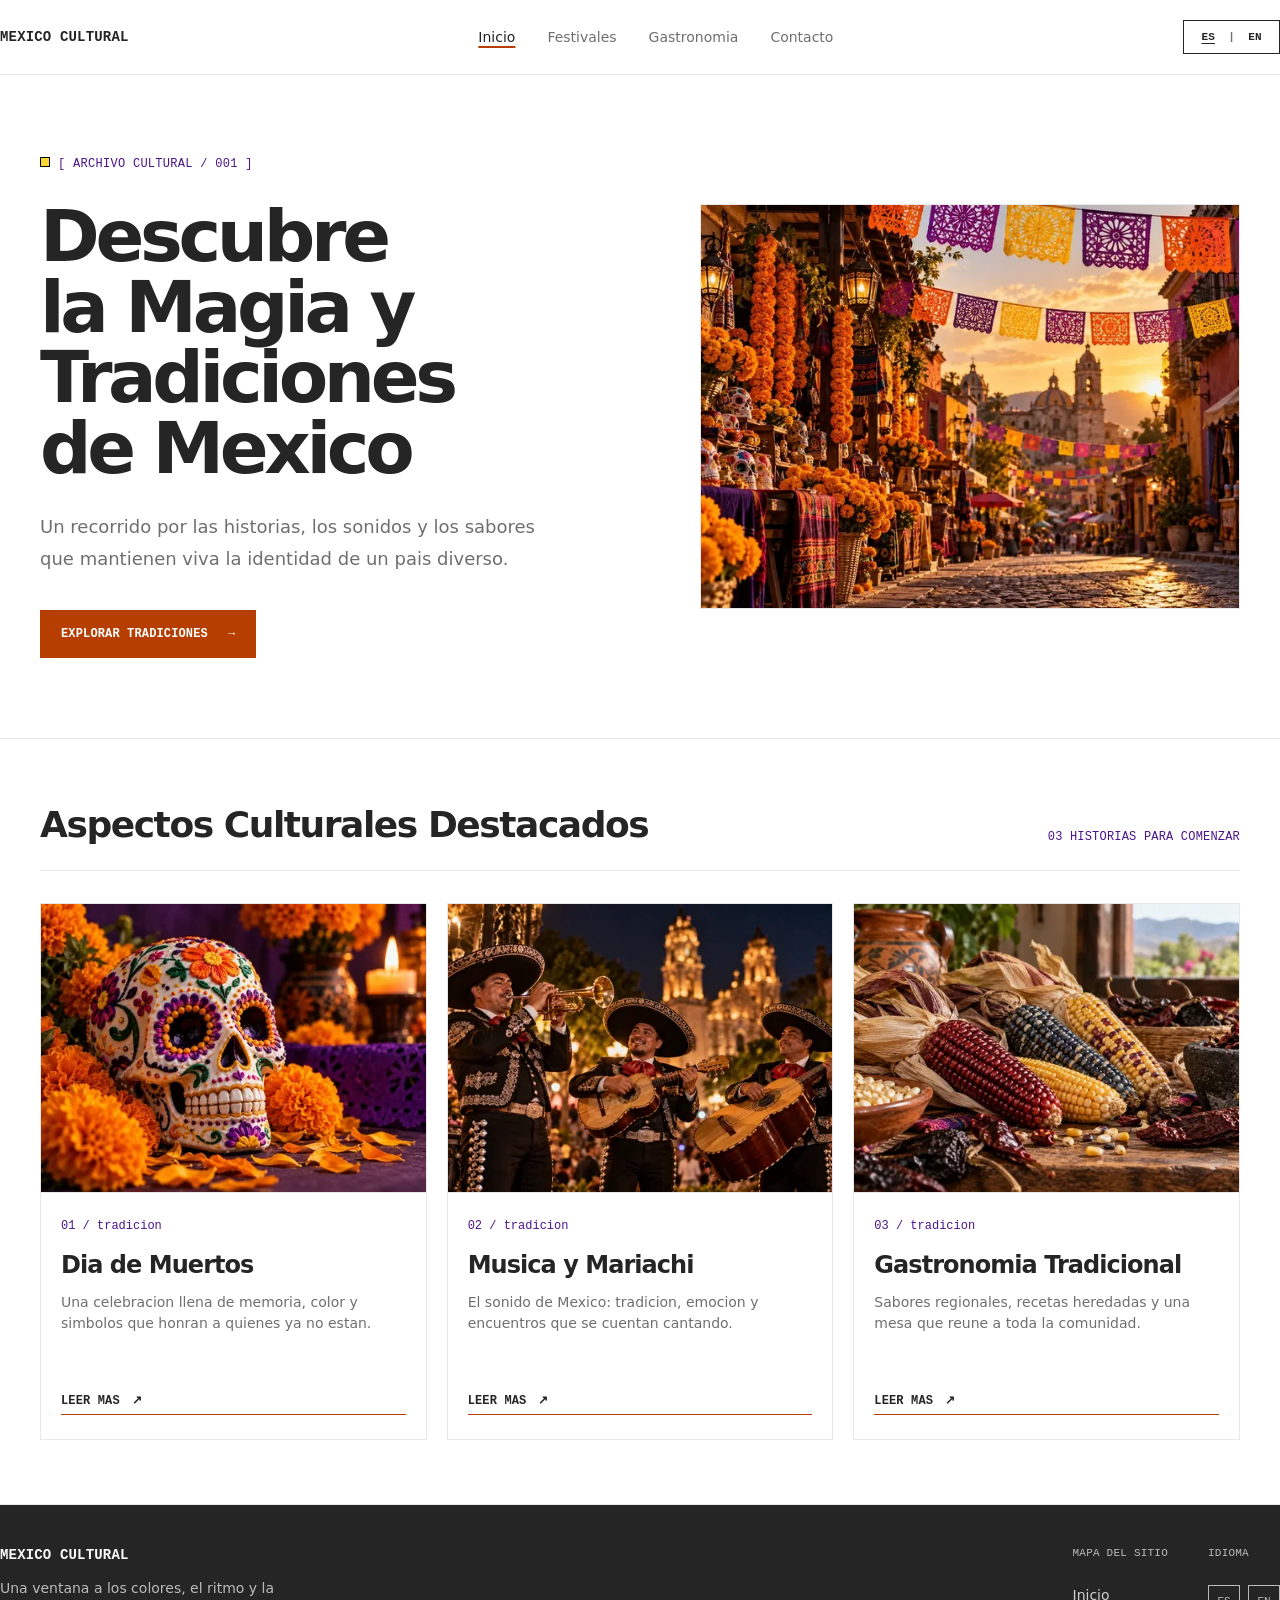
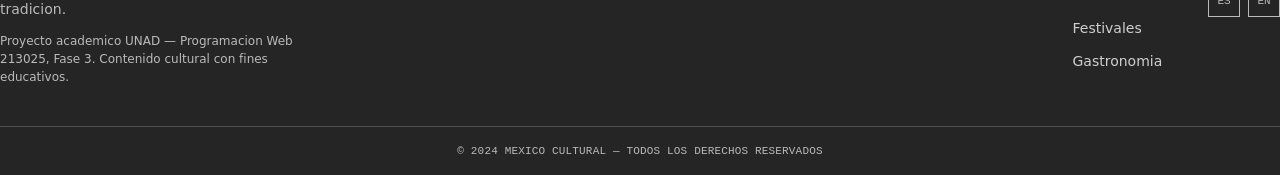
<file: index.html>
<!DOCTYPE html>
<html lang="es">
<head>
  <meta charset="UTF-8">
  <meta name="viewport" content="width=device-width, initial-scale=1.0">
  <title>Mexico: Colores, Ritmo y Tradicion</title>
  <meta name="description" content="Descubre la magia, los sonidos y los sabores de Mexico.">
  <link rel="icon" href="images/favicon.svg" type="image/svg+xml">
  <link rel="stylesheet" href="css/styles.css">
  <script>document.documentElement.classList.add('js');</script>
</head>
<body>
  <a class="skip-link" href="#contenido">Saltar al contenido</a>
  <header class="site-header">
    <div class="container header-inner">
      <a href="index.html" class="logo" aria-label="Mexico Cultural - Inicio">Mexico Cultural</a>
      <button type="button" class="nav-toggle" aria-expanded="false" aria-controls="primary-nav">
        <span class="nav-toggle-bar" aria-hidden="true"></span>
        <span class="nav-toggle-bar" aria-hidden="true"></span>
        <span class="nav-toggle-bar" aria-hidden="true"></span>
        <span class="visually-hidden">Menu</span>
      </button>
      <nav id="primary-nav" class="nav" aria-label="Navegacion principal">
        <a href="index.html" class="nav-link active" aria-current="page">Inicio</a>
        <a href="festivals.html" class="nav-link">Festivales</a>
        <a href="gastronomy.html" class="nav-link">Gastronomia</a>
        <a href="#contacto" class="nav-link">Contacto</a>
      </nav>
      <nav class="lang-toggle" aria-label="Idioma">
        <a href="index.html" aria-current="page" lang="es" hreflang="es">ES</a>
        <span class="lang-separator" aria-hidden="true">|</span>
        <a href="index-en.html" lang="en" hreflang="en">EN</a>
      </nav>
    </div>
  </header>

  <main id="contenido" tabindex="-1">
    <section class="hero" aria-labelledby="hero-title">
      <div class="container hero-grid">
        <div class="hero-content">
          <p class="hero-tag">[ Archivo cultural / 001 ]</p>
          <h1 class="hero-title" id="hero-title">Descubre la Magia y Tradiciones de Mexico</h1>
          <p class="hero-description">Un recorrido por las historias, los sonidos y los sabores que mantienen viva la identidad de un pais diverso.</p>
          <a href="#destacados" class="btn btn-primary">Explorar Tradiciones <span aria-hidden="true">→</span></a>
        </div>
        <div class="hero-media">
          <img src="images/hero-cultura.webp" srcset="images/hero-cultura-480.webp 480w, images/hero-cultura-640.webp 640w, images/hero-cultura-800.webp 800w, images/hero-cultura-1200.webp 1200w, images/hero-cultura.webp 1448w" sizes="(min-width: 1024px) 540px, calc(100vw - 50px)" alt="Ilustracion de papel picado, flor de cempasuchil y colores de fiesta mexicana" width="800" height="600" fetchpriority="high">
        </div>
      </div>
    </section>

    <section id="destacados" class="featured" aria-labelledby="destacados-title">
      <div class="container">
        <div class="section-header">
          <h2 class="section-title" id="destacados-title">Aspectos Culturales Destacados</h2>
          <p class="section-subtitle">03 historias para comenzar</p>
        </div>
        <div class="cards-grid">
          <article class="card">
            <div class="card-media">
              <img src="images/card-muertos.webp" srcset="images/card-muertos-480.webp 480w, images/card-muertos-640.webp 640w, images/card-muertos-800.webp 800w, images/card-muertos-1200.webp 1200w, images/card-muertos.webp 1448w" sizes="(min-width: 1024px) 385px, (min-width: 640px) 45vw, calc(100vw - 50px)" alt="Calavera de azucar con cempasuchil del Dia de Muertos" width="800" height="600" loading="lazy">
            </div>
            <div class="card-content">
              <p class="card-meta">01 / tradicion</p>
              <h3 class="card-title">Dia de Muertos</h3>
              <p class="card-description">Una celebracion llena de memoria, color y simbolos que honran a quienes ya no estan.</p>
              <a href="festivals.html" class="card-link" aria-label="Leer mas: Dia de Muertos">Leer mas <span aria-hidden="true">↗</span></a>
            </div>
          </article>

          <article class="card">
            <div class="card-media">
              <img src="images/card-mariachi.webp" srcset="images/card-mariachi-480.webp 480w, images/card-mariachi-640.webp 640w, images/card-mariachi-800.webp 800w, images/card-mariachi-1200.webp 1200w, images/card-mariachi.webp 1448w" sizes="(min-width: 1024px) 385px, (min-width: 640px) 45vw, calc(100vw - 50px)" alt="Siluetas de mariachis con trompetas y guitarras en fiesta" width="800" height="600" loading="lazy">
            </div>
            <div class="card-content">
              <p class="card-meta">02 / tradicion</p>
              <h3 class="card-title">Musica y Mariachi</h3>
              <p class="card-description">El sonido de Mexico: tradicion, emocion y encuentros que se cuentan cantando.</p>
              <a href="festivals.html" class="card-link" aria-label="Leer mas: Musica y Mariachi">Leer mas <span aria-hidden="true">↗</span></a>
            </div>
          </article>

          <article class="card">
            <div class="card-media">
              <img src="images/card-gastronomia.webp" srcset="images/card-gastronomia-480.webp 480w, images/card-gastronomia-640.webp 640w, images/card-gastronomia-800.webp 800w, images/card-gastronomia-1200.webp 1200w, images/card-gastronomia.webp 1448w" sizes="(min-width: 1024px) 385px, (min-width: 640px) 45vw, calc(100vw - 50px)" alt="Mazorca de maiz dorado simbolo de la cocina mexicana" width="800" height="600" loading="lazy">
            </div>
            <div class="card-content">
              <p class="card-meta">03 / tradicion</p>
              <h3 class="card-title">Gastronomia Tradicional</h3>
              <p class="card-description">Sabores regionales, recetas heredadas y una mesa que reune a toda la comunidad.</p>
              <a href="gastronomy.html" class="card-link" aria-label="Leer mas: Gastronomia Tradicional">Leer mas <span aria-hidden="true">↗</span></a>
            </div>
          </article>
        </div>
      </div>
    </section>
  </main>

  <footer id="contacto" class="site-footer">
    <div class="container footer-grid">
      <div class="footer-brand">
        <p class="footer-logo">Mexico Cultural</p>
        <p class="footer-tagline">Una ventana a los colores, el ritmo y la tradicion.</p>
        <p class="footer-credit">Proyecto academico UNAD — Programacion Web 213025, Fase 3. Contenido cultural con fines educativos.</p>
      </div>
      <nav class="footer-nav" aria-label="Mapa del sitio">
        <span class="footer-nav-title">Mapa del sitio</span>
        <a href="index.html" class="footer-link">Inicio</a>
        <a href="festivals.html" class="footer-link">Festivales</a>
        <a href="gastronomy.html" class="footer-link">Gastronomia</a>
      </nav>
      <nav class="footer-social" aria-label="Cambiar idioma">
        <span class="footer-nav-title">Idioma</span>
        <div class="social-links">
          <a href="index.html" class="social-link" lang="es" hreflang="es" aria-current="page">ES</a>
          <a href="index-en.html" class="social-link" lang="en" hreflang="en">EN</a>
        </div>
      </nav>
    </div>
    <div class="footer-bottom">
      <p class="copyright">© 2024 Mexico Cultural — Todos los derechos reservados</p>
    </div>
  </footer>

  <script src="script.js"></script>
</body>
</html>
</file>
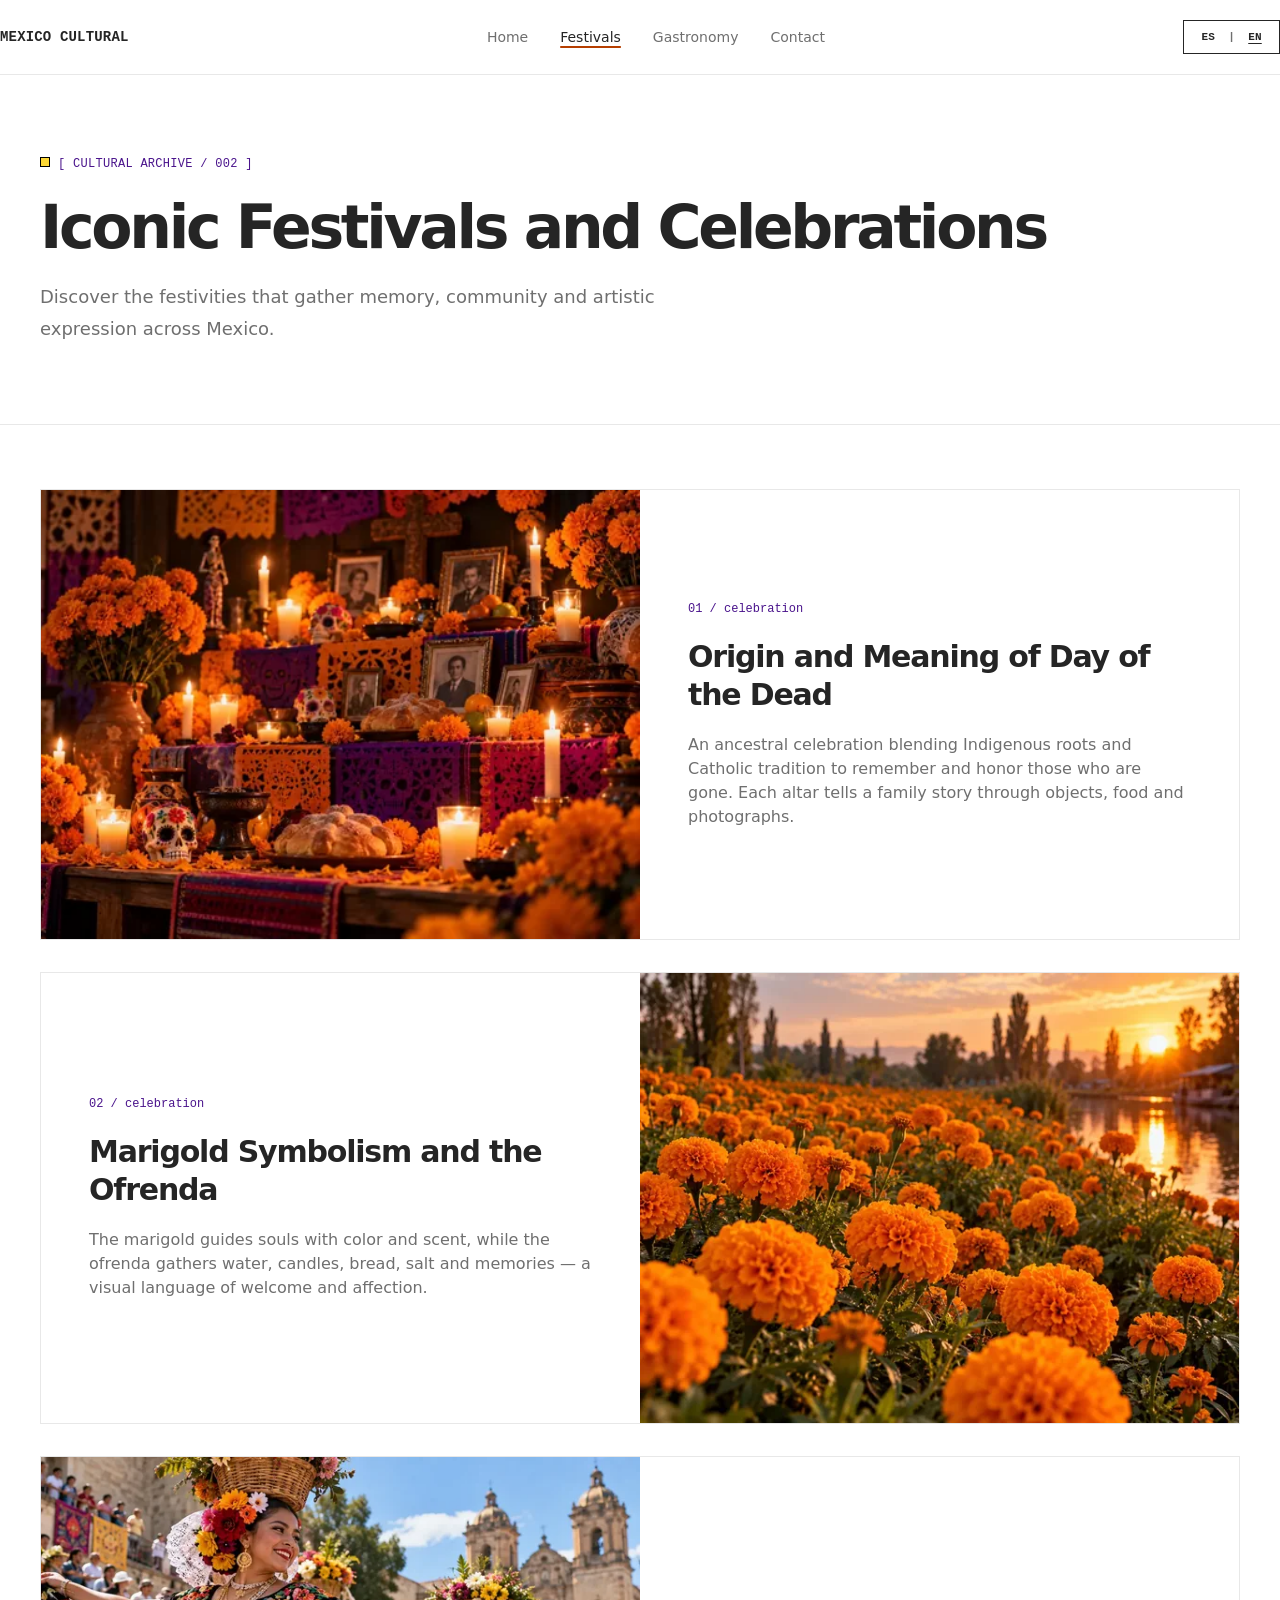
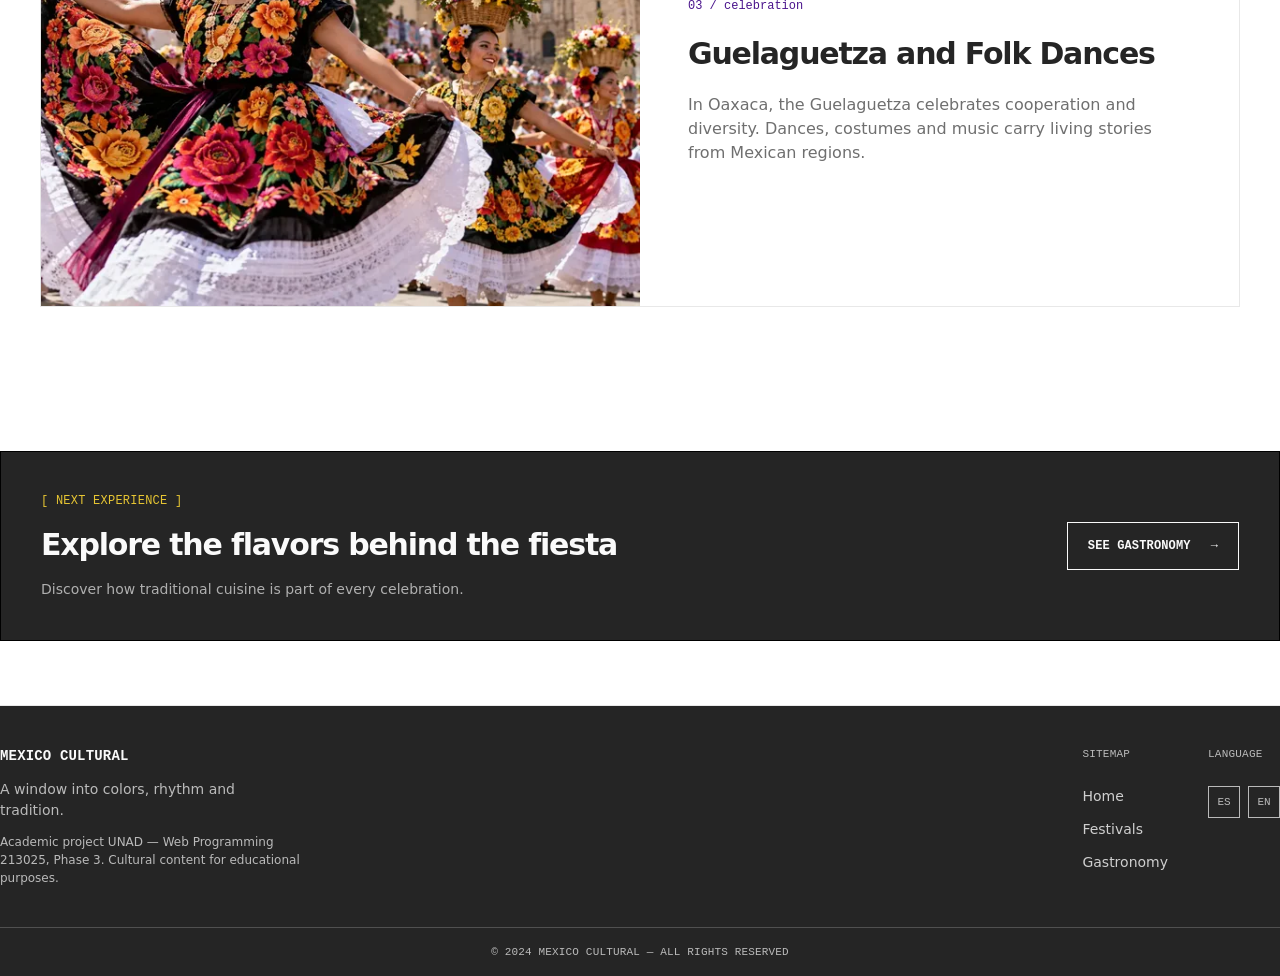
<file: festivals-en.html>
<!DOCTYPE html>
<html lang="en">
<head>
  <meta charset="UTF-8">
  <meta name="viewport" content="width=device-width, initial-scale=1.0">
  <title>Festivals and Celebrations - Mexico Cultural</title>
  <meta name="description" content="Discover the festivities that gather memory, community and artistic expression across Mexico.">
  <link rel="icon" href="images/favicon.svg" type="image/svg+xml">
  <link rel="stylesheet" href="css/styles.css">
  <script>document.documentElement.classList.add('js');</script>
</head>
<body>
  <a class="skip-link" href="#content">Skip to content</a>
  <header class="site-header">
    <div class="container header-inner">
      <a href="index-en.html" class="logo" aria-label="Mexico Cultural - Home">Mexico Cultural</a>
      <button type="button" class="nav-toggle" aria-expanded="false" aria-controls="primary-nav">
        <span class="nav-toggle-bar" aria-hidden="true"></span>
        <span class="nav-toggle-bar" aria-hidden="true"></span>
        <span class="nav-toggle-bar" aria-hidden="true"></span>
        <span class="visually-hidden">Menu</span>
      </button>
      <nav id="primary-nav" class="nav" aria-label="Main navigation">
        <a href="index-en.html" class="nav-link">Home</a>
        <a href="festivals-en.html" class="nav-link active" aria-current="page">Festivals</a>
        <a href="gastronomy-en.html" class="nav-link">Gastronomy</a>
        <a href="#contact" class="nav-link">Contact</a>
      </nav>
      <nav class="lang-toggle" aria-label="Language">
        <a href="festivals.html" lang="es" hreflang="es">ES</a>
        <span class="lang-separator" aria-hidden="true">|</span>
        <a href="festivals-en.html" aria-current="page" lang="en" hreflang="en">EN</a>
      </nav>
    </div>
  </header>
  <main id="content" tabindex="-1">
    <section class="page-header" aria-labelledby="page-title">
      <div class="container">
        <p class="page-tag">[ Cultural archive / 002 ]</p>
        <h1 class="page-title" id="page-title">Iconic Festivals and Celebrations</h1>
        <p class="page-description">Discover the festivities that gather memory, community and artistic expression across Mexico.</p>
      </div>
    </section>
    <section class="traditions" aria-label="Traditions">
      <div class="container">
        <article class="tradition-card tradition-left">
          <div class="tradition-image">
            <img src="images/festival-origen.webp" fetchpriority="high" srcset="images/festival-origen-480.webp 480w, images/festival-origen-640.webp 640w, images/festival-origen-800.webp 800w, images/festival-origen-1200.webp 1200w, images/festival-origen.webp 1448w" sizes="(min-width: 768px) 600px, calc(100vw - 50px)" alt="Day of the Dead offering with candles and skull" width="800" height="600">
          </div>
          <div class="tradition-content">
            <p class="tradition-meta">01 / celebration</p>
            <h2 class="tradition-title">Origin and Meaning of Day of the Dead</h2>
            <p class="tradition-description">An ancestral celebration blending Indigenous roots and Catholic tradition to remember and honor those who are gone. Each altar tells a family story through objects, food and photographs.</p>
          </div>
        </article>
        <article class="tradition-card tradition-right">
          <div class="tradition-content">
            <p class="tradition-meta">02 / celebration</p>
            <h2 class="tradition-title">Marigold Symbolism and the Ofrenda</h2>
            <p class="tradition-description">The marigold guides souls with color and scent, while the ofrenda gathers water, candles, bread, salt and memories — a visual language of welcome and affection.</p>
          </div>
          <div class="tradition-image">
            <img src="images/festival-cempasuchil.webp" srcset="images/festival-cempasuchil-480.webp 480w, images/festival-cempasuchil-640.webp 640w, images/festival-cempasuchil-800.webp 800w, images/festival-cempasuchil-1200.webp 1200w, images/festival-cempasuchil.webp 1448w" sizes="(min-width: 768px) 600px, calc(100vw - 50px)" alt="Orange marigold flower guiding souls" width="800" height="600" loading="lazy">
          </div>
        </article>
        <article class="tradition-card tradition-left">
          <div class="tradition-image">
            <img src="images/festival-guelaguetza.webp" srcset="images/festival-guelaguetza-480.webp 480w, images/festival-guelaguetza-640.webp 640w, images/festival-guelaguetza-800.webp 800w, images/festival-guelaguetza-1200.webp 1200w, images/festival-guelaguetza.webp 1448w" sizes="(min-width: 768px) 600px, calc(100vw - 50px)" alt="Guelaguetza dancers in Oaxaca with colorful costumes" width="800" height="600" loading="lazy">
          </div>
          <div class="tradition-content">
            <p class="tradition-meta">03 / celebration</p>
            <h2 class="tradition-title">Guelaguetza and Folk Dances</h2>
            <p class="tradition-description">In Oaxaca, the Guelaguetza celebrates cooperation and diversity. Dances, costumes and music carry living stories from Mexican regions.</p>
          </div>
        </article>
      </div>
    </section>
    <section class="cta-section" aria-labelledby="cta-title">
      <div class="container cta-card">
        <div class="cta-content">
          <p class="cta-tag">[ Next experience ]</p>
          <h2 class="cta-title" id="cta-title">Explore the flavors behind the fiesta</h2>
          <p class="cta-description">Discover how traditional cuisine is part of every celebration.</p>
        </div>
        <a href="gastronomy-en.html" class="btn btn-outline">See gastronomy <span aria-hidden="true">→</span></a>
      </div>
    </section>
  </main>
  <footer id="contact" class="site-footer">
    <div class="container footer-grid">
      <div class="footer-brand">
        <p class="footer-logo">Mexico Cultural</p>
        <p class="footer-tagline">A window into colors, rhythm and tradition.</p>
        <p class="footer-credit">Academic project UNAD — Web Programming 213025, Phase 3. Cultural content for educational purposes.</p>
      </div>
      <nav class="footer-nav" aria-label="Sitemap">
        <span class="footer-nav-title">Sitemap</span>
        <a href="index-en.html" class="footer-link">Home</a>
        <a href="festivals-en.html" class="footer-link">Festivals</a>
        <a href="gastronomy-en.html" class="footer-link">Gastronomy</a>
      </nav>
      <nav class="footer-social" aria-label="Change language">
        <span class="footer-nav-title">Language</span>
        <div class="social-links">
          <a href="festivals.html" class="social-link" lang="es" hreflang="es">ES</a>
          <a href="festivals-en.html" class="social-link" lang="en" hreflang="en" aria-current="page">EN</a>
        </div>
      </nav>
    </div>
    <div class="footer-bottom">
      <p class="copyright">© 2024 Mexico Cultural — All rights reserved</p>
    </div>
  </footer>
  <script src="script.js"></script>
</body>
</html>
</file>
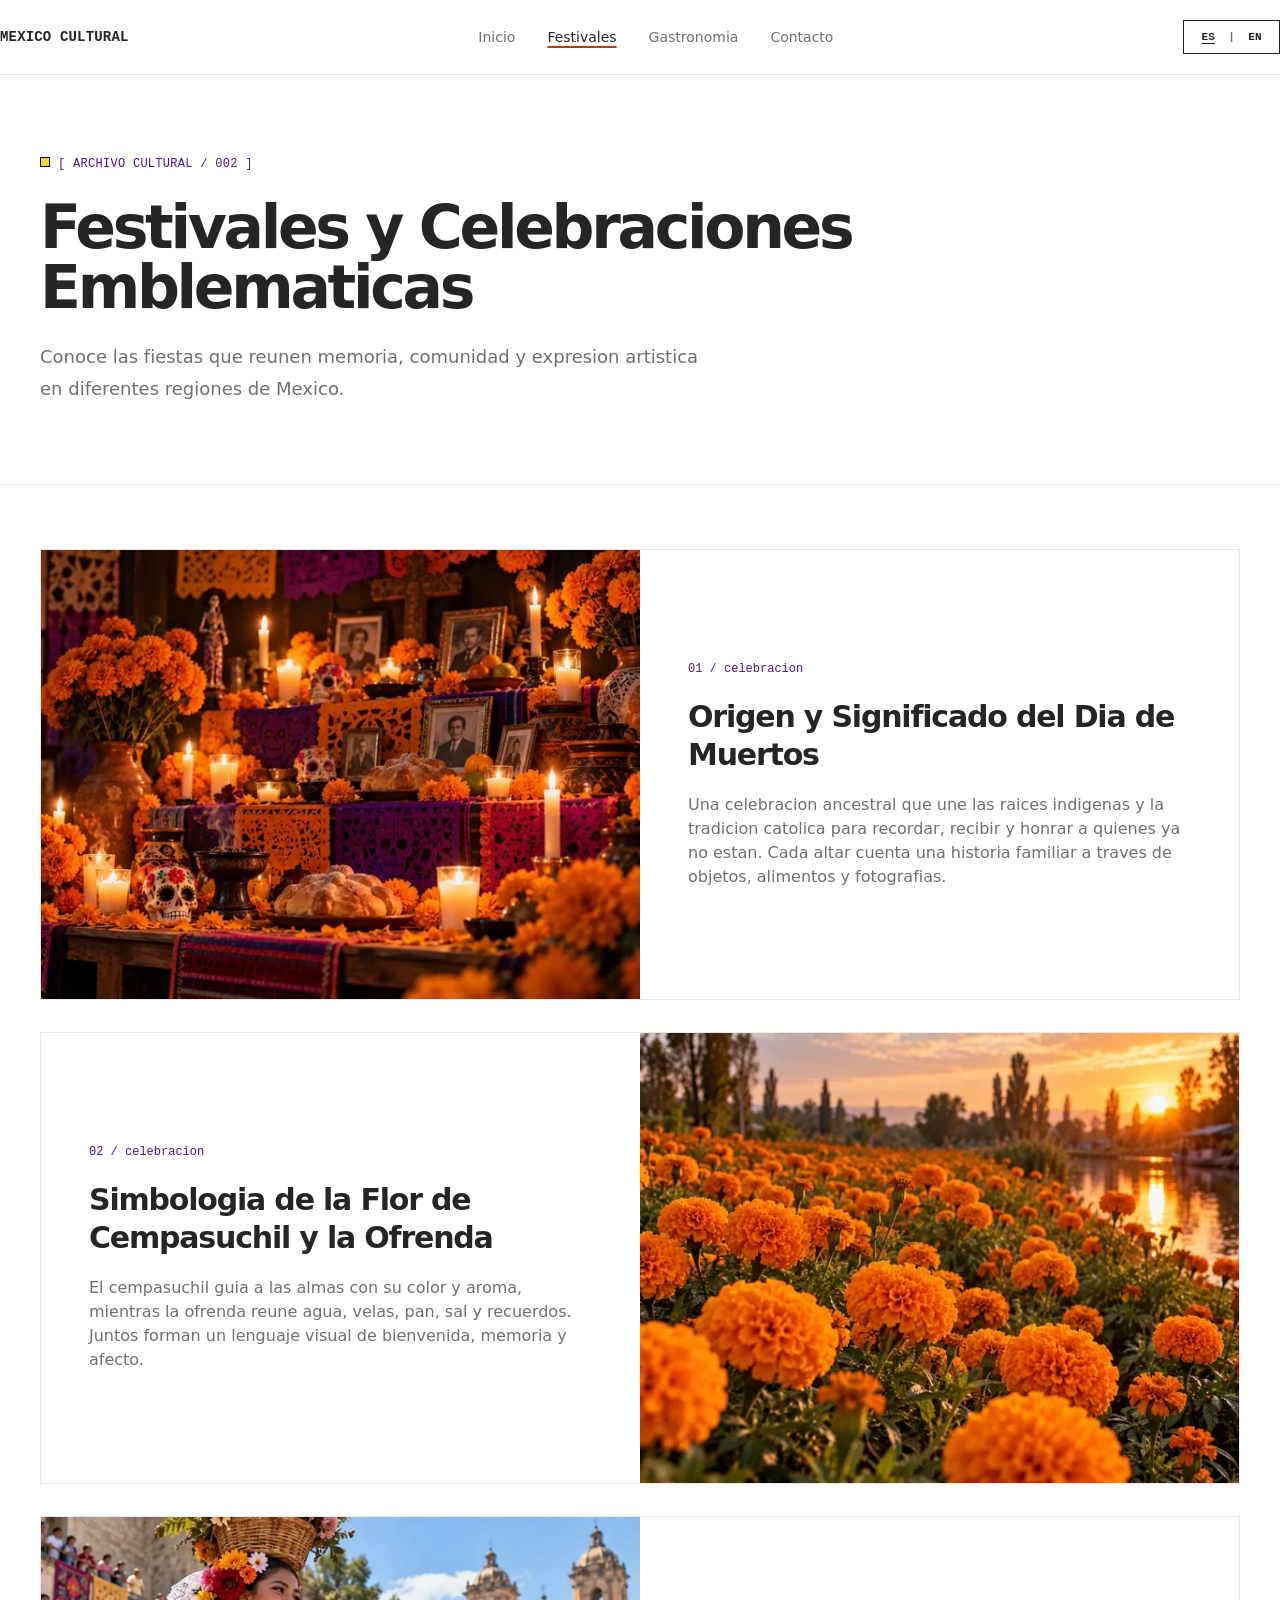
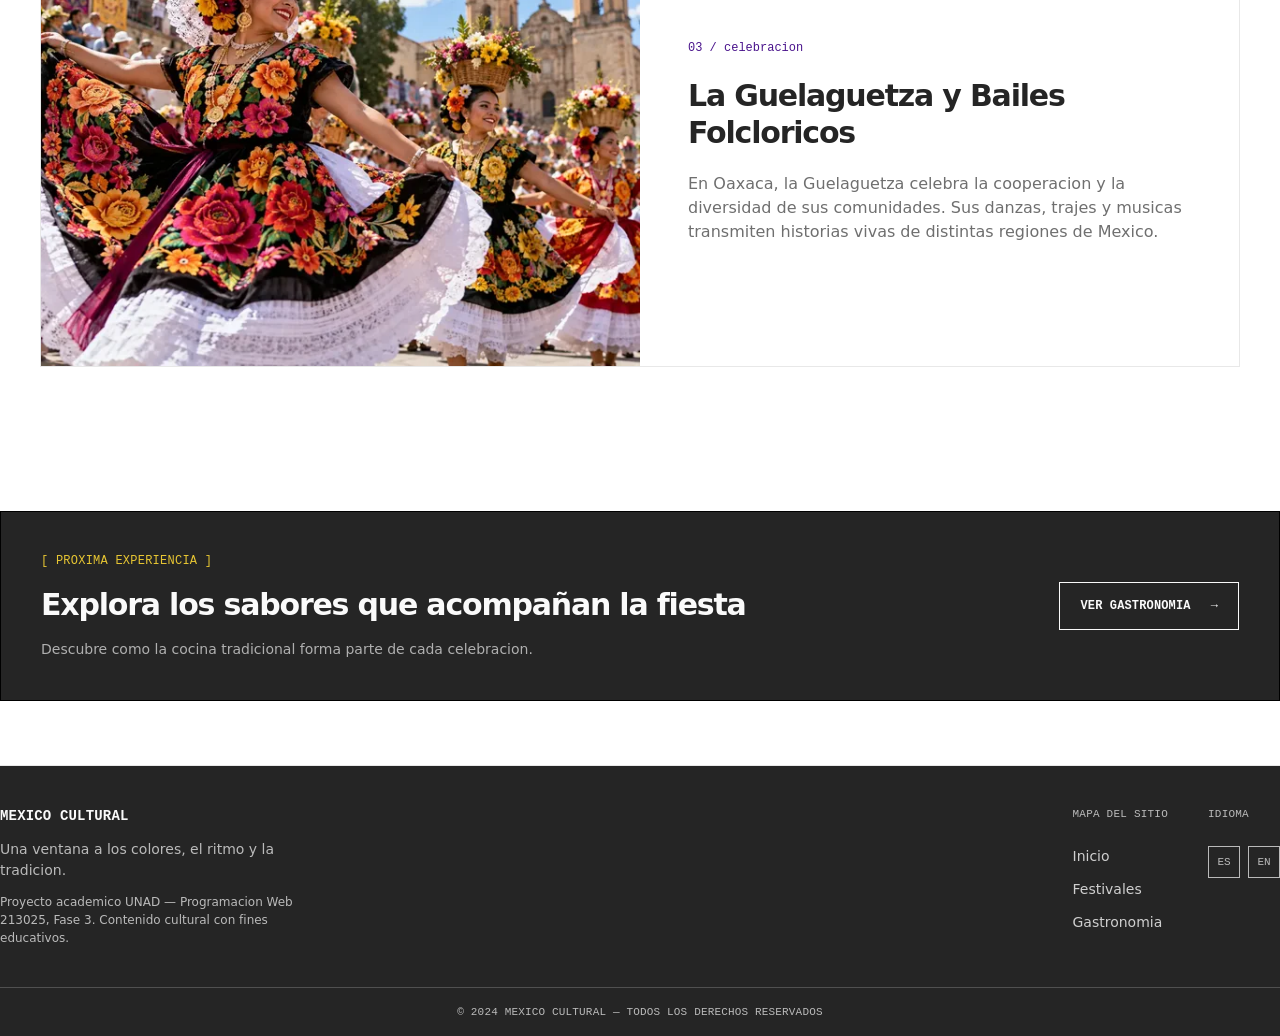
<file: festivals.html>
<!DOCTYPE html>
<html lang="es">
<head>
  <meta charset="UTF-8">
  <meta name="viewport" content="width=device-width, initial-scale=1.0">
  <title>Festivales y Celebraciones - Mexico Cultural</title>
  <meta name="description" content="Conoce las fiestas que reunen memoria, comunidad y expresion artistica en diferentes regiones de Mexico.">
  <link rel="icon" href="images/favicon.svg" type="image/svg+xml">
  <link rel="stylesheet" href="css/styles.css">
  <script>document.documentElement.classList.add('js');</script>
</head>
<body>
  <a class="skip-link" href="#contenido">Saltar al contenido</a>
  <header class="site-header">
    <div class="container header-inner">
      <a href="index.html" class="logo" aria-label="Mexico Cultural - Inicio">Mexico Cultural</a>
      <button type="button" class="nav-toggle" aria-expanded="false" aria-controls="primary-nav">
        <span class="nav-toggle-bar" aria-hidden="true"></span>
        <span class="nav-toggle-bar" aria-hidden="true"></span>
        <span class="nav-toggle-bar" aria-hidden="true"></span>
        <span class="visually-hidden">Menu</span>
      </button>
      <nav id="primary-nav" class="nav" aria-label="Navegacion principal">
        <a href="index.html" class="nav-link">Inicio</a>
        <a href="festivals.html" class="nav-link active" aria-current="page">Festivales</a>
        <a href="gastronomy.html" class="nav-link">Gastronomia</a>
        <a href="#contacto" class="nav-link">Contacto</a>
      </nav>
      <nav class="lang-toggle" aria-label="Idioma">
        <a href="festivals.html" aria-current="page" lang="es" hreflang="es">ES</a>
        <span class="lang-separator" aria-hidden="true">|</span>
        <a href="festivals-en.html" lang="en" hreflang="en">EN</a>
      </nav>
    </div>
  </header>

  <main id="contenido" tabindex="-1">
    <section class="page-header" aria-labelledby="page-title">
      <div class="container">
        <p class="page-tag">[ Archivo cultural / 002 ]</p>
        <h1 class="page-title" id="page-title">Festivales y Celebraciones Emblematicas</h1>
        <p class="page-description">Conoce las fiestas que reunen memoria, comunidad y expresion artistica en diferentes regiones de Mexico.</p>
      </div>
    </section>

    <section class="traditions" aria-label="Tradiciones">
      <div class="container">
        <article class="tradition-card tradition-left">
          <div class="tradition-image">
            <img src="images/festival-origen.webp" fetchpriority="high" srcset="images/festival-origen-480.webp 480w, images/festival-origen-640.webp 640w, images/festival-origen-800.webp 800w, images/festival-origen-1200.webp 1200w, images/festival-origen.webp 1448w" sizes="(min-width: 768px) 600px, calc(100vw - 50px)" alt="Ofrenda y calavera del Dia de Muertos con veladoras" width="800" height="600">
          </div>
          <div class="tradition-content">
            <p class="tradition-meta">01 / celebracion</p>
            <h2 class="tradition-title">Origen y Significado del Dia de Muertos</h2>
            <p class="tradition-description">Una celebracion ancestral que une las raices indigenas y la tradicion catolica para recordar, recibir y honrar a quienes ya no estan. Cada altar cuenta una historia familiar a traves de objetos, alimentos y fotografias.</p>
          </div>
        </article>

        <article class="tradition-card tradition-right">
          <div class="tradition-content">
            <p class="tradition-meta">02 / celebracion</p>
            <h2 class="tradition-title">Simbologia de la Flor de Cempasuchil y la Ofrenda</h2>
            <p class="tradition-description">El cempasuchil guia a las almas con su color y aroma, mientras la ofrenda reune agua, velas, pan, sal y recuerdos. Juntos forman un lenguaje visual de bienvenida, memoria y afecto.</p>
          </div>
          <div class="tradition-image">
            <img src="images/festival-cempasuchil.webp" srcset="images/festival-cempasuchil-480.webp 480w, images/festival-cempasuchil-640.webp 640w, images/festival-cempasuchil-800.webp 800w, images/festival-cempasuchil-1200.webp 1200w, images/festival-cempasuchil.webp 1448w" sizes="(min-width: 768px) 600px, calc(100vw - 50px)" alt="Flor de cempasuchil naranja guia de las almas" width="800" height="600" loading="lazy">
          </div>
        </article>

        <article class="tradition-card tradition-left">
          <div class="tradition-image">
            <img src="images/festival-guelaguetza.webp" srcset="images/festival-guelaguetza-480.webp 480w, images/festival-guelaguetza-640.webp 640w, images/festival-guelaguetza-800.webp 800w, images/festival-guelaguetza-1200.webp 1200w, images/festival-guelaguetza.webp 1448w" sizes="(min-width: 768px) 600px, calc(100vw - 50px)" alt="Danzantes de la Guelaguetza en Oaxaca con trajes coloridos" width="800" height="600" loading="lazy">
          </div>
          <div class="tradition-content">
            <p class="tradition-meta">03 / celebracion</p>
            <h2 class="tradition-title">La Guelaguetza y Bailes Folcloricos</h2>
            <p class="tradition-description">En Oaxaca, la Guelaguetza celebra la cooperacion y la diversidad de sus comunidades. Sus danzas, trajes y musicas transmiten historias vivas de distintas regiones de Mexico.</p>
          </div>
        </article>
      </div>
    </section>

    <section class="cta-section" aria-labelledby="cta-title">
      <div class="container cta-card">
        <div class="cta-content">
          <p class="cta-tag">[ Proxima experiencia ]</p>
          <h2 class="cta-title" id="cta-title">Explora los sabores que acompañan la fiesta</h2>
          <p class="cta-description">Descubre como la cocina tradicional forma parte de cada celebracion.</p>
        </div>
        <a href="gastronomy.html" class="btn btn-outline">Ver gastronomia <span aria-hidden="true">→</span></a>
      </div>
    </section>
  </main>

  <footer id="contacto" class="site-footer">
    <div class="container footer-grid">
      <div class="footer-brand">
        <p class="footer-logo">Mexico Cultural</p>
        <p class="footer-tagline">Una ventana a los colores, el ritmo y la tradicion.</p>
        <p class="footer-credit">Proyecto academico UNAD — Programacion Web 213025, Fase 3. Contenido cultural con fines educativos.</p>
      </div>
      <nav class="footer-nav" aria-label="Mapa del sitio">
        <span class="footer-nav-title">Mapa del sitio</span>
        <a href="index.html" class="footer-link">Inicio</a>
        <a href="festivals.html" class="footer-link">Festivales</a>
        <a href="gastronomy.html" class="footer-link">Gastronomia</a>
      </nav>
      <nav class="footer-social" aria-label="Cambiar idioma">
        <span class="footer-nav-title">Idioma</span>
        <div class="social-links">
          <a href="festivals.html" class="social-link" lang="es" hreflang="es" aria-current="page">ES</a>
          <a href="festivals-en.html" class="social-link" lang="en" hreflang="en">EN</a>
        </div>
      </nav>
    </div>
    <div class="footer-bottom">
      <p class="copyright">© 2024 Mexico Cultural — Todos los derechos reservados</p>
    </div>
  </footer>

  <script src="script.js"></script>
</body>
</html>
</file>
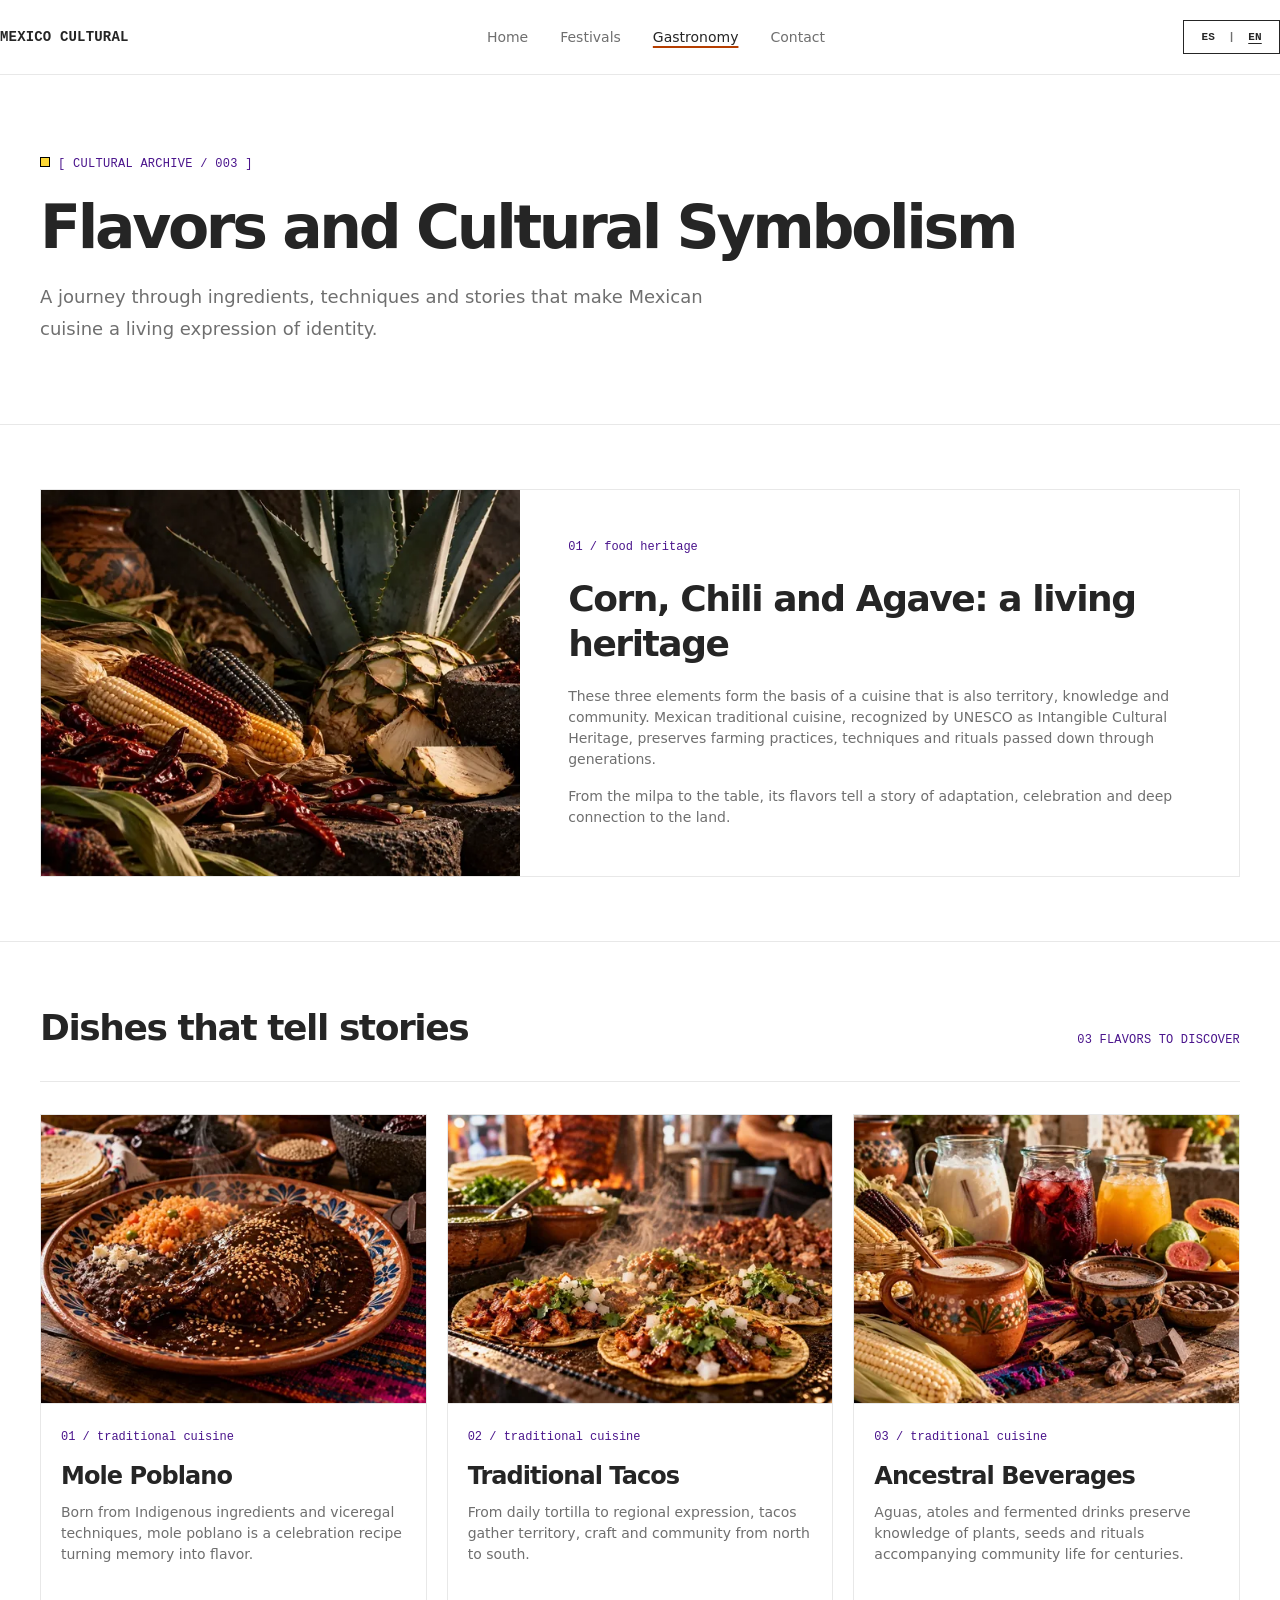
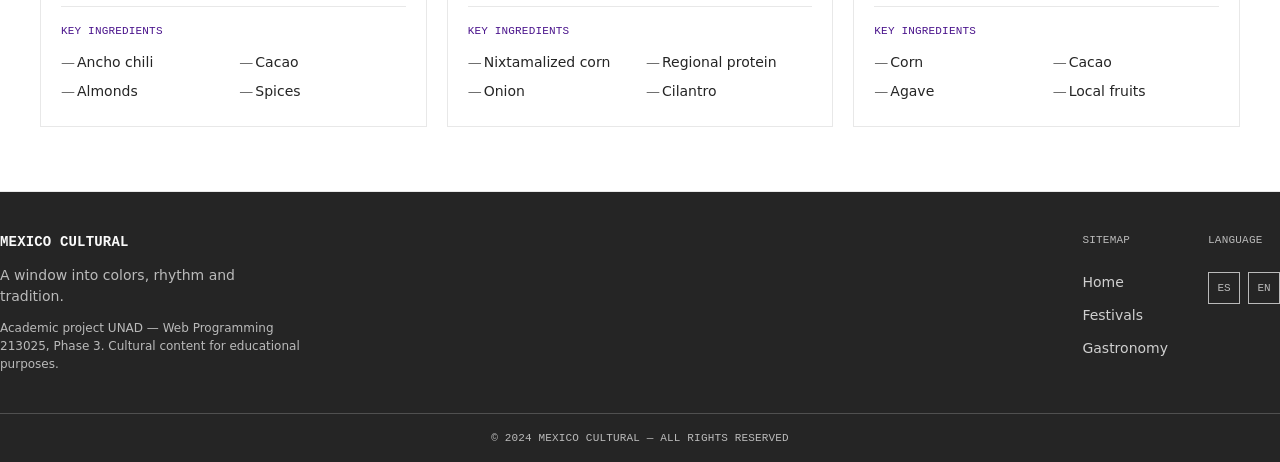
<file: gastronomy-en.html>
<!DOCTYPE html>
<html lang="en">
<head>
  <meta charset="UTF-8">
  <meta name="viewport" content="width=device-width, initial-scale=1.0">
  <title>Flavors and Symbolism - Mexico Cultural</title>
  <meta name="description" content="A journey through ingredients, techniques and stories that make Mexican cuisine a living expression of identity.">
  <link rel="icon" href="images/favicon.svg" type="image/svg+xml">
  <link rel="stylesheet" href="css/styles.css">
  <script>document.documentElement.classList.add('js');</script>
</head>
<body>
  <a class="skip-link" href="#content">Skip to content</a>
  <header class="site-header">
    <div class="container header-inner">
      <a href="index-en.html" class="logo" aria-label="Mexico Cultural - Home">Mexico Cultural</a>
      <button type="button" class="nav-toggle" aria-expanded="false" aria-controls="primary-nav">
        <span class="nav-toggle-bar" aria-hidden="true"></span>
        <span class="nav-toggle-bar" aria-hidden="true"></span>
        <span class="nav-toggle-bar" aria-hidden="true"></span>
        <span class="visually-hidden">Menu</span>
      </button>
      <nav id="primary-nav" class="nav" aria-label="Main navigation">
        <a href="index-en.html" class="nav-link">Home</a>
        <a href="festivals-en.html" class="nav-link">Festivals</a>
        <a href="gastronomy-en.html" class="nav-link active" aria-current="page">Gastronomy</a>
        <a href="#contact" class="nav-link">Contact</a>
      </nav>
      <nav class="lang-toggle" aria-label="Language">
        <a href="gastronomy.html" lang="es" hreflang="es">ES</a>
        <span class="lang-separator" aria-hidden="true">|</span>
        <a href="gastronomy-en.html" aria-current="page" lang="en" hreflang="en">EN</a>
      </nav>
    </div>
  </header>
  <main id="content" tabindex="-1">
    <section class="page-header" aria-labelledby="page-title">
      <div class="container">
        <p class="page-tag">[ Cultural archive / 003 ]</p>
        <h1 class="page-title" id="page-title">Flavors and Cultural Symbolism</h1>
        <p class="page-description">A journey through ingredients, techniques and stories that make Mexican cuisine a living expression of identity.</p>
      </div>
    </section>
    <section class="heritage-section" aria-labelledby="heritage-title">
      <div class="container">
        <article class="heritage-card">
          <div class="heritage-image">
            <img src="images/patrimonio-maiz.webp" fetchpriority="high" srcset="images/patrimonio-maiz-480.webp 480w, images/patrimonio-maiz-640.webp 640w, images/patrimonio-maiz-800.webp 800w, images/patrimonio-maiz-1200.webp 1200w, images/patrimonio-maiz.webp 1448w" sizes="(min-width: 768px) 600px, calc(100vw - 50px)" alt="Corn, chili and agave basis of traditional Mexican cuisine" width="800" height="600">
          </div>
          <div class="heritage-content">
            <p class="heritage-meta">01 / food heritage</p>
            <h2 class="heritage-title" id="heritage-title">Corn, Chili and Agave: a living heritage</h2>
            <p class="heritage-description">These three elements form the basis of a cuisine that is also territory, knowledge and community. Mexican traditional cuisine, recognized by UNESCO as Intangible Cultural Heritage, preserves farming practices, techniques and rituals passed down through generations.</p>
            <p class="heritage-description">From the milpa to the table, its flavors tell a story of adaptation, celebration and deep connection to the land.</p>
          </div>
        </article>
      </div>
    </section>
    <section class="dishes-section" aria-labelledby="dishes-title">
      <div class="container">
        <div class="section-header">
          <h2 class="section-title" id="dishes-title">Dishes that tell stories</h2>
          <p class="section-subtitle">03 flavors to discover</p>
        </div>
        <div class="cards-grid">
          <article class="card">
            <div class="card-media">
              <img src="images/plato-mole.webp" srcset="images/plato-mole-480.webp 480w, images/plato-mole-640.webp 640w, images/plato-mole-800.webp 800w, images/plato-mole-1200.webp 1200w, images/plato-mole.webp 1448w" sizes="(min-width: 1024px) 385px, (min-width: 640px) 45vw, calc(100vw - 50px)" alt="Mole poblano plate with sesame seeds" width="800" height="600" loading="lazy">
            </div>
            <div class="card-content">
              <p class="card-meta">01 / traditional cuisine</p>
              <h3 class="card-title">Mole Poblano</h3>
              <p class="card-description">Born from Indigenous ingredients and viceregal techniques, mole poblano is a celebration recipe turning memory into flavor.</p>
              <div class="ingredients">
                <p class="ingredients-title">Key ingredients</p>
                <ul class="ingredients-list">
                  <li>Ancho chili</li>
                  <li>Cacao</li>
                  <li>Almonds</li>
                  <li>Spices</li>
                </ul>
              </div>
            </div>
          </article>
          <article class="card">
            <div class="card-media">
              <img src="images/plato-tacos.webp" srcset="images/plato-tacos-480.webp 480w, images/plato-tacos-640.webp 640w, images/plato-tacos-800.webp 800w, images/plato-tacos-1200.webp 1200w, images/plato-tacos.webp 1448w" sizes="(min-width: 1024px) 385px, (min-width: 640px) 45vw, calc(100vw - 50px)" alt="Traditional tacos with corn tortilla, onion and cilantro" width="800" height="600" loading="lazy">
            </div>
            <div class="card-content">
              <p class="card-meta">02 / traditional cuisine</p>
              <h3 class="card-title">Traditional Tacos</h3>
              <p class="card-description">From daily tortilla to regional expression, tacos gather territory, craft and community from north to south.</p>
              <div class="ingredients">
                <p class="ingredients-title">Key ingredients</p>
                <ul class="ingredients-list">
                  <li>Nixtamalized corn</li>
                  <li>Regional protein</li>
                  <li>Onion</li>
                  <li>Cilantro</li>
                </ul>
              </div>
            </div>
          </article>
          <article class="card">
            <div class="card-media">
              <img src="images/plato-bebidas.webp" srcset="images/plato-bebidas-480.webp 480w, images/plato-bebidas-640.webp 640w, images/plato-bebidas-800.webp 800w, images/plato-bebidas-1200.webp 1200w, images/plato-bebidas.webp 1448w" sizes="(min-width: 1024px) 385px, (min-width: 640px) 45vw, calc(100vw - 50px)" alt="Atole, aguas and ancestral drinks with corn and cacao" width="800" height="600" loading="lazy">
            </div>
            <div class="card-content">
              <p class="card-meta">03 / traditional cuisine</p>
              <h3 class="card-title">Ancestral Beverages</h3>
              <p class="card-description">Aguas, atoles and fermented drinks preserve knowledge of plants, seeds and rituals accompanying community life for centuries.</p>
              <div class="ingredients">
                <p class="ingredients-title">Key ingredients</p>
                <ul class="ingredients-list">
                  <li>Corn</li>
                  <li>Cacao</li>
                  <li>Agave</li>
                  <li>Local fruits</li>
                </ul>
              </div>
            </div>
          </article>
        </div>
      </div>
    </section>
  </main>
  <footer id="contact" class="site-footer">
    <div class="container footer-grid">
      <div class="footer-brand">
        <p class="footer-logo">Mexico Cultural</p>
        <p class="footer-tagline">A window into colors, rhythm and tradition.</p>
        <p class="footer-credit">Academic project UNAD — Web Programming 213025, Phase 3. Cultural content for educational purposes.</p>
      </div>
      <nav class="footer-nav" aria-label="Sitemap">
        <span class="footer-nav-title">Sitemap</span>
        <a href="index-en.html" class="footer-link">Home</a>
        <a href="festivals-en.html" class="footer-link">Festivals</a>
        <a href="gastronomy-en.html" class="footer-link">Gastronomy</a>
      </nav>
      <nav class="footer-social" aria-label="Change language">
        <span class="footer-nav-title">Language</span>
        <div class="social-links">
          <a href="gastronomy.html" class="social-link" lang="es" hreflang="es">ES</a>
          <a href="gastronomy-en.html" class="social-link" lang="en" hreflang="en" aria-current="page">EN</a>
        </div>
      </nav>
    </div>
    <div class="footer-bottom">
      <p class="copyright">© 2024 Mexico Cultural — All rights reserved</p>
    </div>
  </footer>
  <script src="script.js"></script>
</body>
</html>
</file>
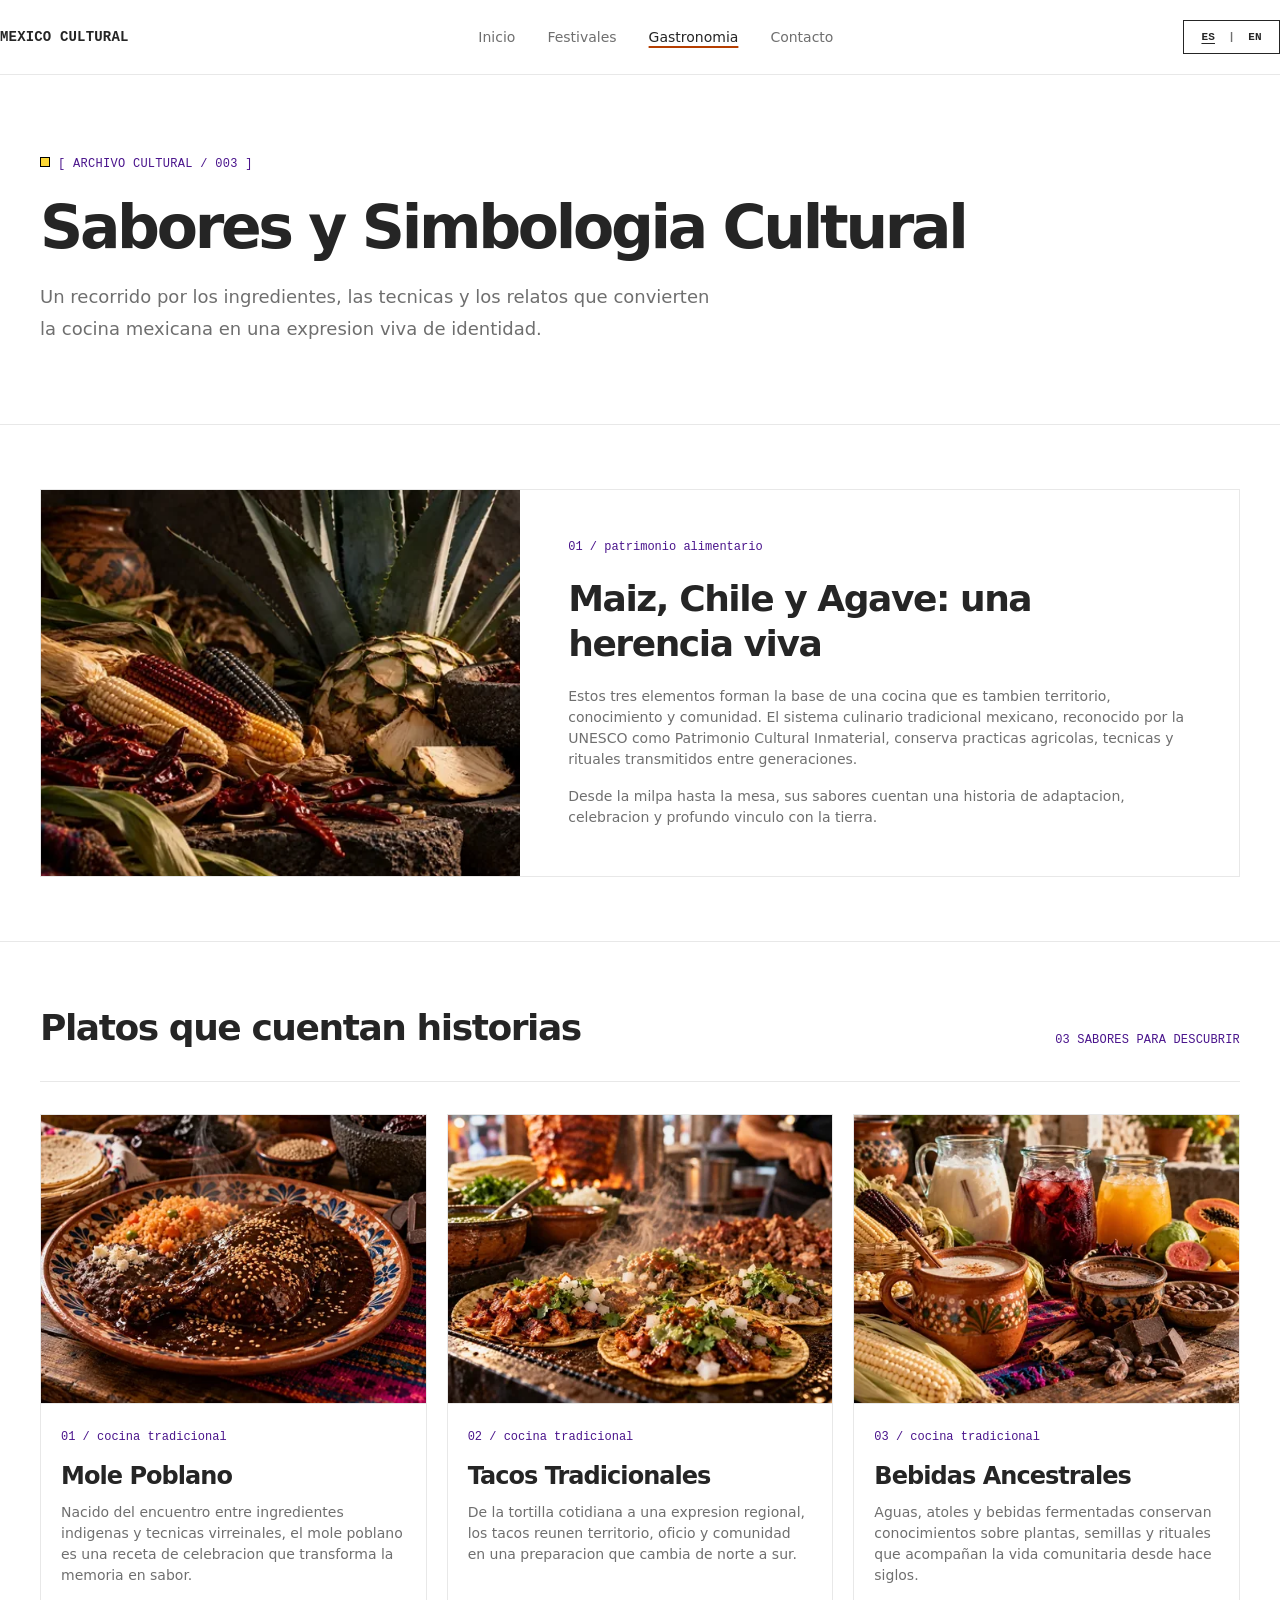
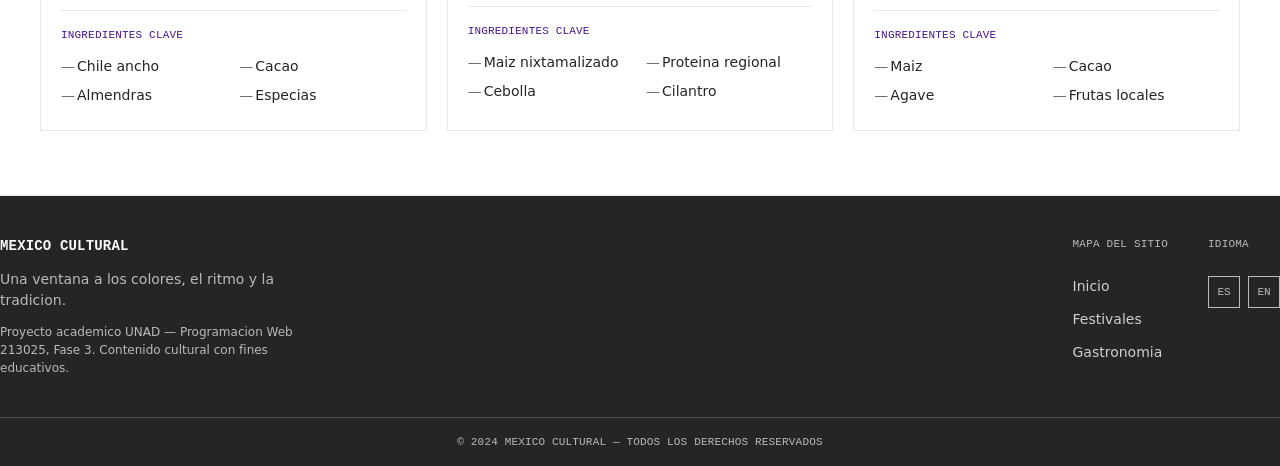
<file: gastronomy.html>
<!DOCTYPE html>
<html lang="es">
<head>
  <meta charset="UTF-8">
  <meta name="viewport" content="width=device-width, initial-scale=1.0">
  <title>Sabores y Simbologia - Mexico Cultural</title>
  <meta name="description" content="Un recorrido por los ingredientes, las tecnicas y los relatos que convierten la cocina mexicana en una expresion viva de identidad.">
  <link rel="icon" href="images/favicon.svg" type="image/svg+xml">
  <link rel="stylesheet" href="css/styles.css">
  <script>document.documentElement.classList.add('js');</script>
</head>
<body>
  <a class="skip-link" href="#contenido">Saltar al contenido</a>
  <header class="site-header">
    <div class="container header-inner">
      <a href="index.html" class="logo" aria-label="Mexico Cultural - Inicio">Mexico Cultural</a>
      <button type="button" class="nav-toggle" aria-expanded="false" aria-controls="primary-nav">
        <span class="nav-toggle-bar" aria-hidden="true"></span>
        <span class="nav-toggle-bar" aria-hidden="true"></span>
        <span class="nav-toggle-bar" aria-hidden="true"></span>
        <span class="visually-hidden">Menu</span>
      </button>
      <nav id="primary-nav" class="nav" aria-label="Navegacion principal">
        <a href="index.html" class="nav-link">Inicio</a>
        <a href="festivals.html" class="nav-link">Festivales</a>
        <a href="gastronomy.html" class="nav-link active" aria-current="page">Gastronomia</a>
        <a href="#contacto" class="nav-link">Contacto</a>
      </nav>
      <nav class="lang-toggle" aria-label="Idioma">
        <a href="gastronomy.html" aria-current="page" lang="es" hreflang="es">ES</a>
        <span class="lang-separator" aria-hidden="true">|</span>
        <a href="gastronomy-en.html" lang="en" hreflang="en">EN</a>
      </nav>
    </div>
  </header>

  <main id="contenido" tabindex="-1">
    <section class="page-header" aria-labelledby="page-title">
      <div class="container">
        <p class="page-tag">[ Archivo cultural / 003 ]</p>
        <h1 class="page-title" id="page-title">Sabores y Simbologia Cultural</h1>
        <p class="page-description">Un recorrido por los ingredientes, las tecnicas y los relatos que convierten la cocina mexicana en una expresion viva de identidad.</p>
      </div>
    </section>

    <section class="heritage-section" aria-labelledby="heritage-title">
      <div class="container">
        <article class="heritage-card">
          <div class="heritage-image">
            <img src="images/patrimonio-maiz.webp" fetchpriority="high" srcset="images/patrimonio-maiz-480.webp 480w, images/patrimonio-maiz-640.webp 640w, images/patrimonio-maiz-800.webp 800w, images/patrimonio-maiz-1200.webp 1200w, images/patrimonio-maiz.webp 1448w" sizes="(min-width: 768px) 600px, calc(100vw - 50px)" alt="Maiz, chile y agave base de la cocina tradicional mexicana" width="800" height="600">
          </div>
          <div class="heritage-content">
            <p class="heritage-meta">01 / patrimonio alimentario</p>
            <h2 class="heritage-title" id="heritage-title">Maiz, Chile y Agave: una herencia viva</h2>
            <p class="heritage-description">Estos tres elementos forman la base de una cocina que es tambien territorio, conocimiento y comunidad. El sistema culinario tradicional mexicano, reconocido por la UNESCO como Patrimonio Cultural Inmaterial, conserva practicas agricolas, tecnicas y rituales transmitidos entre generaciones.</p>
            <p class="heritage-description">Desde la milpa hasta la mesa, sus sabores cuentan una historia de adaptacion, celebracion y profundo vinculo con la tierra.</p>
          </div>
        </article>
      </div>
    </section>

    <section class="dishes-section" aria-labelledby="dishes-title">
      <div class="container">
        <div class="section-header">
          <h2 class="section-title" id="dishes-title">Platos que cuentan historias</h2>
          <p class="section-subtitle">03 sabores para descubrir</p>
        </div>
        <div class="cards-grid">
          <article class="card">
            <div class="card-media">
              <img src="images/plato-mole.webp" srcset="images/plato-mole-480.webp 480w, images/plato-mole-640.webp 640w, images/plato-mole-800.webp 800w, images/plato-mole-1200.webp 1200w, images/plato-mole.webp 1448w" sizes="(min-width: 1024px) 385px, (min-width: 640px) 45vw, calc(100vw - 50px)" alt="Plato de mole poblano con ajonjoli" width="800" height="600" loading="lazy">
            </div>
            <div class="card-content">
              <p class="card-meta">01 / cocina tradicional</p>
              <h3 class="card-title">Mole Poblano</h3>
              <p class="card-description">Nacido del encuentro entre ingredientes indigenas y tecnicas virreinales, el mole poblano es una receta de celebracion que transforma la memoria en sabor.</p>
              <div class="ingredients">
                <p class="ingredients-title">Ingredientes clave</p>
                <ul class="ingredients-list">
                  <li>Chile ancho</li>
                  <li>Cacao</li>
                  <li>Almendras</li>
                  <li>Especias</li>
                </ul>
              </div>
            </div>
          </article>

          <article class="card">
            <div class="card-media">
              <img src="images/plato-tacos.webp" srcset="images/plato-tacos-480.webp 480w, images/plato-tacos-640.webp 640w, images/plato-tacos-800.webp 800w, images/plato-tacos-1200.webp 1200w, images/plato-tacos.webp 1448w" sizes="(min-width: 1024px) 385px, (min-width: 640px) 45vw, calc(100vw - 50px)" alt="Tacos tradicionales con tortilla de maiz, cebolla y cilantro" width="800" height="600" loading="lazy">
            </div>
            <div class="card-content">
              <p class="card-meta">02 / cocina tradicional</p>
              <h3 class="card-title">Tacos Tradicionales</h3>
              <p class="card-description">De la tortilla cotidiana a una expresion regional, los tacos reunen territorio, oficio y comunidad en una preparacion que cambia de norte a sur.</p>
              <div class="ingredients">
                <p class="ingredients-title">Ingredientes clave</p>
                <ul class="ingredients-list">
                  <li>Maiz nixtamalizado</li>
                  <li>Proteina regional</li>
                  <li>Cebolla</li>
                  <li>Cilantro</li>
                </ul>
              </div>
            </div>
          </article>

          <article class="card">
            <div class="card-media">
              <img src="images/plato-bebidas.webp" srcset="images/plato-bebidas-480.webp 480w, images/plato-bebidas-640.webp 640w, images/plato-bebidas-800.webp 800w, images/plato-bebidas-1200.webp 1200w, images/plato-bebidas.webp 1448w" sizes="(min-width: 1024px) 385px, (min-width: 640px) 45vw, calc(100vw - 50px)" alt="Atole, aguas y bebidas ancestrales de maiz y cacao" width="800" height="600" loading="lazy">
            </div>
            <div class="card-content">
              <p class="card-meta">03 / cocina tradicional</p>
              <h3 class="card-title">Bebidas Ancestrales</h3>
              <p class="card-description">Aguas, atoles y bebidas fermentadas conservan conocimientos sobre plantas, semillas y rituales que acompañan la vida comunitaria desde hace siglos.</p>
              <div class="ingredients">
                <p class="ingredients-title">Ingredientes clave</p>
                <ul class="ingredients-list">
                  <li>Maiz</li>
                  <li>Cacao</li>
                  <li>Agave</li>
                  <li>Frutas locales</li>
                </ul>
              </div>
            </div>
          </article>
        </div>
      </div>
    </section>
  </main>

  <footer id="contacto" class="site-footer">
    <div class="container footer-grid">
      <div class="footer-brand">
        <p class="footer-logo">Mexico Cultural</p>
        <p class="footer-tagline">Una ventana a los colores, el ritmo y la tradicion.</p>
        <p class="footer-credit">Proyecto academico UNAD — Programacion Web 213025, Fase 3. Contenido cultural con fines educativos.</p>
      </div>
      <nav class="footer-nav" aria-label="Mapa del sitio">
        <span class="footer-nav-title">Mapa del sitio</span>
        <a href="index.html" class="footer-link">Inicio</a>
        <a href="festivals.html" class="footer-link">Festivales</a>
        <a href="gastronomy.html" class="footer-link">Gastronomia</a>
      </nav>
      <nav class="footer-social" aria-label="Cambiar idioma">
        <span class="footer-nav-title">Idioma</span>
        <div class="social-links">
          <a href="gastronomy.html" class="social-link" lang="es" hreflang="es" aria-current="page">ES</a>
          <a href="gastronomy-en.html" class="social-link" lang="en" hreflang="en">EN</a>
        </div>
      </nav>
    </div>
    <div class="footer-bottom">
      <p class="copyright">© 2024 Mexico Cultural — Todos los derechos reservados</p>
    </div>
  </footer>

  <script src="script.js"></script>
</body>
</html>
</file>
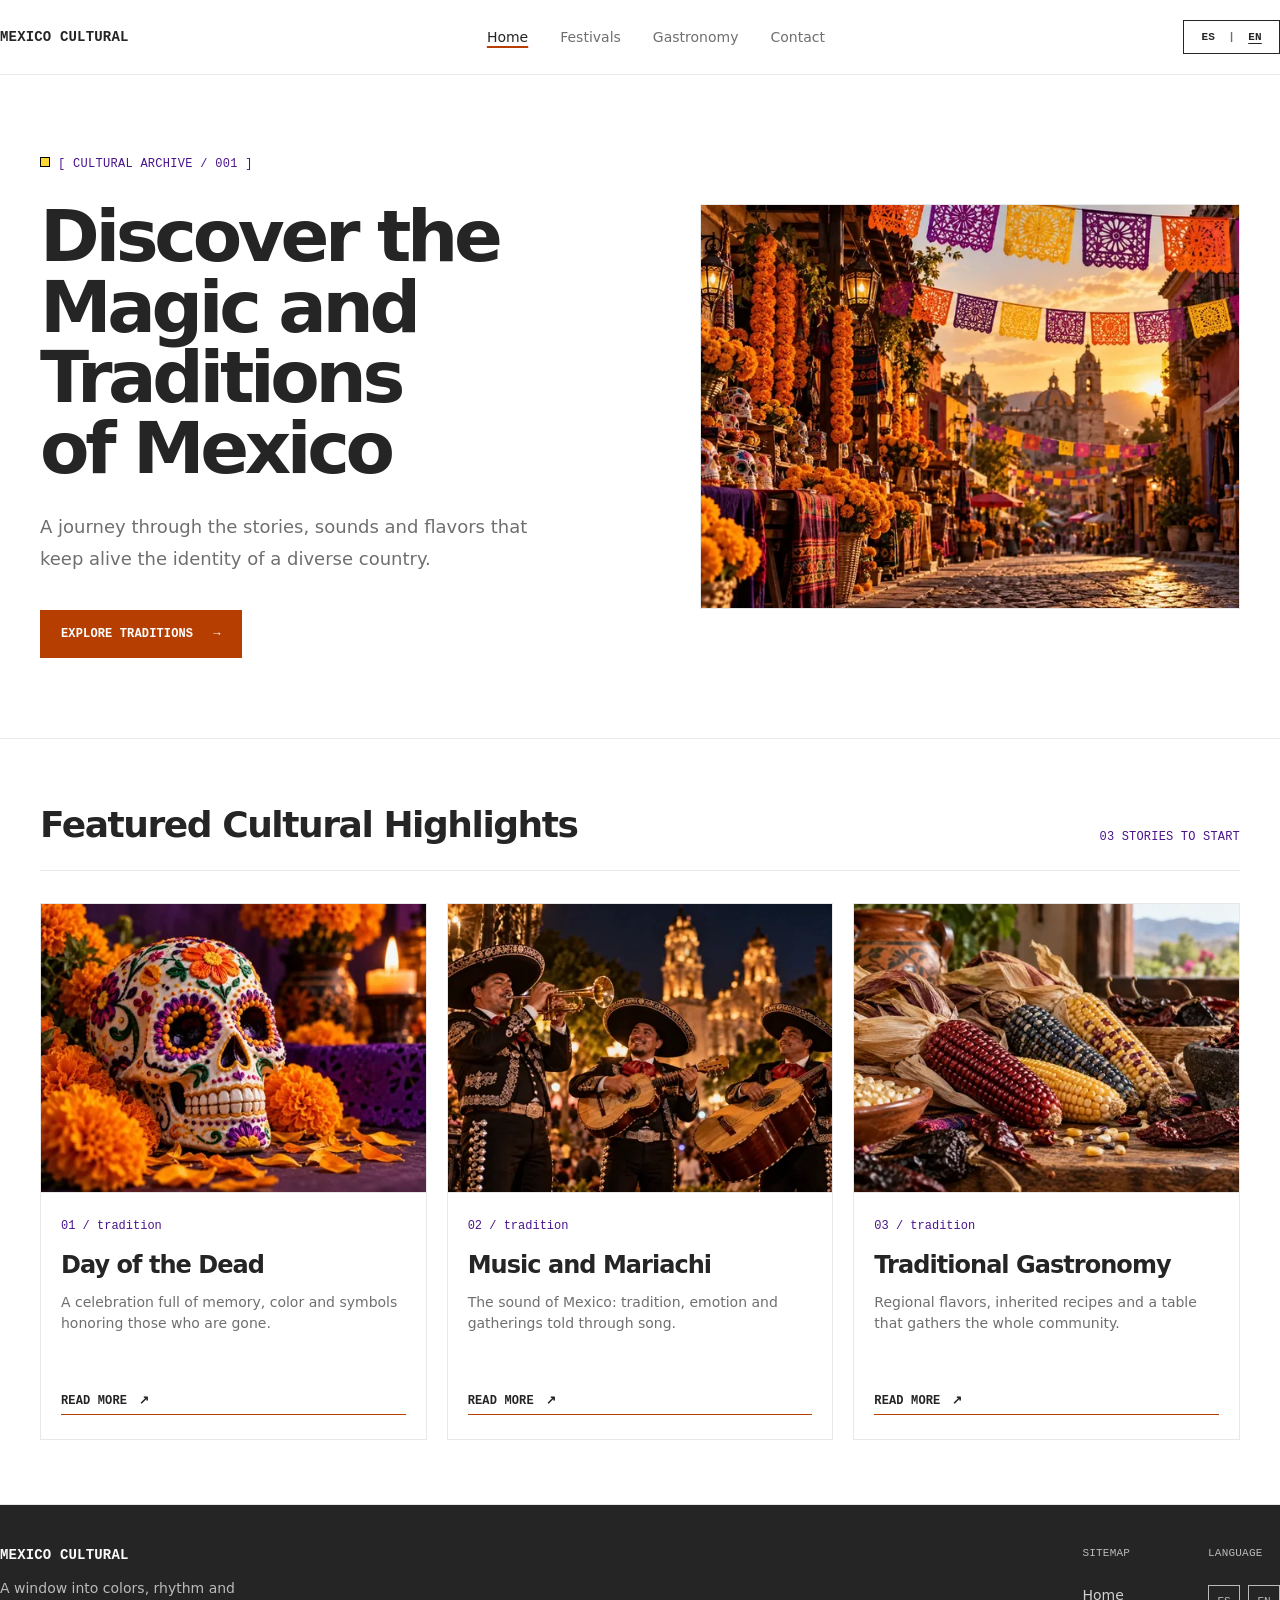
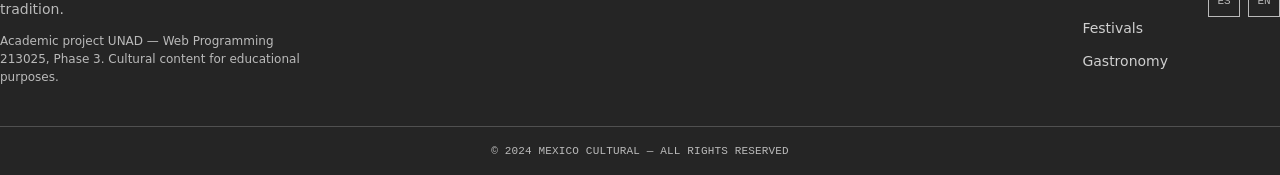
<file: index-en.html>
<!DOCTYPE html>
<html lang="en">
<head>
  <meta charset="UTF-8">
  <meta name="viewport" content="width=device-width, initial-scale=1.0">
  <title>Mexico: Colors, Rhythm and Tradition</title>
  <meta name="description" content="Discover the magic, sounds and flavors of Mexico.">
  <link rel="icon" href="images/favicon.svg" type="image/svg+xml">
  <link rel="stylesheet" href="css/styles.css">
  <script>document.documentElement.classList.add('js');</script>
</head>
<body>
  <a class="skip-link" href="#content">Skip to content</a>
  <header class="site-header">
    <div class="container header-inner">
      <a href="index-en.html" class="logo" aria-label="Mexico Cultural - Home">Mexico Cultural</a>
      <button type="button" class="nav-toggle" aria-expanded="false" aria-controls="primary-nav">
        <span class="nav-toggle-bar" aria-hidden="true"></span>
        <span class="nav-toggle-bar" aria-hidden="true"></span>
        <span class="nav-toggle-bar" aria-hidden="true"></span>
        <span class="visually-hidden">Menu</span>
      </button>
      <nav id="primary-nav" class="nav" aria-label="Main navigation">
        <a href="index-en.html" class="nav-link active" aria-current="page">Home</a>
        <a href="festivals-en.html" class="nav-link">Festivals</a>
        <a href="gastronomy-en.html" class="nav-link">Gastronomy</a>
        <a href="#contact" class="nav-link">Contact</a>
      </nav>
      <nav class="lang-toggle" aria-label="Language">
        <a href="index.html" lang="es" hreflang="es">ES</a>
        <span class="lang-separator" aria-hidden="true">|</span>
        <a href="index-en.html" aria-current="page" lang="en" hreflang="en">EN</a>
      </nav>
    </div>
  </header>

  <main id="content" tabindex="-1">
    <section class="hero" aria-labelledby="hero-title">
      <div class="container hero-grid">
        <div class="hero-content">
          <p class="hero-tag">[ Cultural archive / 001 ]</p>
          <h1 class="hero-title" id="hero-title">Discover the Magic and Traditions of Mexico</h1>
          <p class="hero-description">A journey through the stories, sounds and flavors that keep alive the identity of a diverse country.</p>
          <a href="#featured" class="btn btn-primary">Explore Traditions <span aria-hidden="true">→</span></a>
        </div>
        <div class="hero-media">
          <img src="images/hero-cultura.webp" srcset="images/hero-cultura-480.webp 480w, images/hero-cultura-640.webp 640w, images/hero-cultura-800.webp 800w, images/hero-cultura-1200.webp 1200w, images/hero-cultura.webp 1448w" sizes="(min-width: 1024px) 540px, calc(100vw - 50px)" alt="Papel picado illustration with marigold flower and Mexican festive colors" width="800" height="600" fetchpriority="high">
        </div>
      </div>
    </section>

    <section id="featured" class="featured" aria-labelledby="featured-title">
      <div class="container">
        <div class="section-header">
          <h2 class="section-title" id="featured-title">Featured Cultural Highlights</h2>
          <p class="section-subtitle">03 stories to start</p>
        </div>
        <div class="cards-grid">
          <article class="card">
            <div class="card-media">
              <img src="images/card-muertos.webp" srcset="images/card-muertos-480.webp 480w, images/card-muertos-640.webp 640w, images/card-muertos-800.webp 800w, images/card-muertos-1200.webp 1200w, images/card-muertos.webp 1448w" sizes="(min-width: 1024px) 385px, (min-width: 640px) 45vw, calc(100vw - 50px)" alt="Sugar skull with marigold for Day of the Dead" width="800" height="600" loading="lazy">
            </div>
            <div class="card-content">
              <p class="card-meta">01 / tradition</p>
              <h3 class="card-title">Day of the Dead</h3>
              <p class="card-description">A celebration full of memory, color and symbols honoring those who are gone.</p>
              <a href="festivals-en.html" class="card-link" aria-label="Read more: Day of the Dead">Read more <span aria-hidden="true">↗</span></a>
            </div>
          </article>
          <article class="card">
            <div class="card-media">
              <img src="images/card-mariachi.webp" srcset="images/card-mariachi-480.webp 480w, images/card-mariachi-640.webp 640w, images/card-mariachi-800.webp 800w, images/card-mariachi-1200.webp 1200w, images/card-mariachi.webp 1448w" sizes="(min-width: 1024px) 385px, (min-width: 640px) 45vw, calc(100vw - 50px)" alt="Mariachi silhouettes with trumpets and guitars" width="800" height="600" loading="lazy">
            </div>
            <div class="card-content">
              <p class="card-meta">02 / tradition</p>
              <h3 class="card-title">Music and Mariachi</h3>
              <p class="card-description">The sound of Mexico: tradition, emotion and gatherings told through song.</p>
              <a href="festivals-en.html" class="card-link" aria-label="Read more: Music and Mariachi">Read more <span aria-hidden="true">↗</span></a>
            </div>
          </article>
          <article class="card">
            <div class="card-media">
              <img src="images/card-gastronomia.webp" srcset="images/card-gastronomia-480.webp 480w, images/card-gastronomia-640.webp 640w, images/card-gastronomia-800.webp 800w, images/card-gastronomia-1200.webp 1200w, images/card-gastronomia.webp 1448w" sizes="(min-width: 1024px) 385px, (min-width: 640px) 45vw, calc(100vw - 50px)" alt="Golden corn cob symbol of Mexican cuisine" width="800" height="600" loading="lazy">
            </div>
            <div class="card-content">
              <p class="card-meta">03 / tradition</p>
              <h3 class="card-title">Traditional Gastronomy</h3>
              <p class="card-description">Regional flavors, inherited recipes and a table that gathers the whole community.</p>
              <a href="gastronomy-en.html" class="card-link" aria-label="Read more: Traditional Gastronomy">Read more <span aria-hidden="true">↗</span></a>
            </div>
          </article>
        </div>
      </div>
    </section>
  </main>

  <footer id="contact" class="site-footer">
    <div class="container footer-grid">
      <div class="footer-brand">
        <p class="footer-logo">Mexico Cultural</p>
        <p class="footer-tagline">A window into colors, rhythm and tradition.</p>
        <p class="footer-credit">Academic project UNAD — Web Programming 213025, Phase 3. Cultural content for educational purposes.</p>
      </div>
      <nav class="footer-nav" aria-label="Sitemap">
        <span class="footer-nav-title">Sitemap</span>
        <a href="index-en.html" class="footer-link">Home</a>
        <a href="festivals-en.html" class="footer-link">Festivals</a>
        <a href="gastronomy-en.html" class="footer-link">Gastronomy</a>
      </nav>
      <nav class="footer-social" aria-label="Change language">
        <span class="footer-nav-title">Language</span>
        <div class="social-links">
          <a href="index.html" class="social-link" lang="es" hreflang="es">ES</a>
          <a href="index-en.html" class="social-link" lang="en" hreflang="en" aria-current="page">EN</a>
        </div>
      </nav>
    </div>
    <div class="footer-bottom">
      <p class="copyright">© 2024 Mexico Cultural — All rights reserved</p>
    </div>
  </footer>

  <script src="script.js"></script>
</body>
</html>
</file>
<file: css/styles.css>
:root {
  --background: #ffffff;
  --foreground: #252525;
  --card: #ffffff;
  --card-foreground: #252525;
  --primary: #252525;
  --primary-foreground: #fafafa;
  --secondary: #f7f7f7;
  --secondary-foreground: #252525;
  --muted: #f7f7f7;
  --muted-foreground: #6f6f6f;
  --accent: #f7f7f7;
  --accent-foreground: #252525;
  --border: #e8e8e8;
  --ring: #b5b5b5;
  --radius: 0.625rem;
}

@media (prefers-color-scheme: dark) {
  :root {
    --background: #252525;
    --foreground: #fafafa;
    --card: #252525;
    --card-foreground: #fafafa;
    --primary: #e8e8e8;
    --primary-foreground: #252525;
    --secondary: #3f3f3f;
    --secondary-foreground: #fafafa;
    --muted: #3f3f3f;
    --muted-foreground: #b5b5b5;
    --accent: #3f3f3f;
    --accent-foreground: #fafafa;
    --border: #404040;
    --ring: #8e8e8e;
  }
}

* {
  box-sizing: border-box;
  margin: 0;
  padding: 0;
  border-color: var(--border);
}

html {
  font-size: 16px;
  -webkit-font-smoothing: antialiased;
  -moz-osx-font-smoothing: grayscale;
}

body {
  font-family: system-ui, -apple-system, BlinkMacSystemFont, 'Segoe UI', Roboto, sans-serif;
  background-color: var(--background);
  color: var(--foreground);
  line-height: 1.5;
  min-height: 100vh;
  display: flex;
  flex-direction: column;
}

a {
  color: inherit;
  text-decoration: none;
}

img {
  max-width: 100%;
  height: auto;
  display: block;
}

button {
  font-family: inherit;
  cursor: pointer;
  border: none;
  background: none;
}

ul {
  list-style: none;
}

.container {
  width: 100%;
  max-width: 80rem;
  margin: 0 auto;
  padding: 0 1.5rem;
}

@media (min-width: 1024px) {
  .container {
    padding: 0 2.5rem;
  }
}

.header-inner {
  display: flex;
  align-items: center;
  justify-content: space-between;
  gap: 1.5rem;
  padding: 1.25rem 0;
}

.logo {
  font-family: ui-monospace, SFMono-Regular, 'SF Mono', Menlo, monospace;
  font-size: 0.875rem;
  font-weight: 700;
  text-transform: uppercase;
  letter-spacing: 0.012em;
  color: var(--foreground);
}

.nav {
  display: flex;
  flex-wrap: wrap;
  align-items: center;
  gap: 1rem 1.5rem;
}

@media (min-width: 768px) {
  .nav {
    gap: 2rem;
  }
}

.nav-link {
  font-size: 0.875rem;
  color: var(--muted-foreground);
  transition: color 0.2s ease;
}

.nav-link:hover,
.nav-link.active {
  color: var(--foreground);
}

.nav-link.active {
  text-decoration: underline;
  text-decoration-thickness: 2px;
  text-underline-offset: 4px;
  font-weight: 500;
}

.lang-toggle {
  display: inline-flex;
  align-items: center;
  gap: 0.25rem;
  border: 1px solid var(--foreground);
  padding: 0.25rem 0.75rem;
  font-family: ui-monospace, SFMono-Regular, 'SF Mono', Menlo, monospace;
  font-size: 0.6875rem;
  font-weight: 700;
  letter-spacing: 0.014em;
  color: var(--foreground);
  transition: background-color 0.2s ease, color 0.2s ease;
}

.lang-toggle:hover {
  background-color: var(--foreground);
  color: var(--primary-foreground);
}

.lang-separator {
  color: var(--muted-foreground);
}

.site-header {
  border-bottom: 1px solid var(--border);
  position: sticky;
  top: 0;
  background-color: var(--background);
  z-index: 100;
}

main {
  flex: 1;
}

.hero {
  padding: 3rem 0 5rem;
}

@media (min-width: 768px) {
  .hero {
    padding: 5rem 0;
  }
}

.hero-grid {
  display: grid;
  gap: 2.5rem;
}

@media (min-width: 1024px) {
  .hero-grid {
    grid-template-columns: 1.05fr 0.95fr;
    align-items: center;
    gap: 4rem;
  }
}

.hero-content {
  max-width: 42rem;
}

.hero-tag {
  font-family: ui-monospace, SFMono-Regular, 'SF Mono', Menlo, monospace;
  font-size: 0.75rem;
  text-transform: uppercase;
  letter-spacing: 0.024em;
  color: var(--muted-foreground);
  margin-bottom: 1.75rem;
}

.hero-title {
  font-size: 3rem;
  font-weight: 600;
  line-height: 0.98;
  letter-spacing: -0.06em;
  text-wrap: balance;
}

@media (min-width: 768px) {
  .hero-title {
    font-size: 4.5rem;
  }
}

.hero-description {
  margin-top: 1.75rem;
  max-width: 32rem;
  font-size: 1rem;
  line-height: 1.75;
  color: var(--muted-foreground);
}

@media (min-width: 768px) {
  .hero-description {
    font-size: 1.125rem;
  }
}

.btn {
  display: inline-flex;
  align-items: center;
  gap: 1.25rem;
  font-family: ui-monospace, SFMono-Regular, 'SF Mono', Menlo, monospace;
  font-size: 0.75rem;
  font-weight: 700;
  text-transform: uppercase;
  letter-spacing: 0.012em;
  padding: 0.875rem 1.25rem;
  border: 1px solid transparent;
  transition: transform 0.2s ease, background-color 0.2s ease, color 0.2s ease;
}

.btn-primary {
  border-color: var(--foreground);
  background-color: var(--foreground);
  color: var(--primary-foreground);
  margin-top: 2.25rem;
}

.btn-primary:hover {
  transform: translateY(-0.125rem);
}

.btn-outline {
  border-color: var(--primary);
  color: var(--primary);
  background-color: transparent;
}

.btn-outline:hover {
  background-color: var(--primary);
  color: var(--primary-foreground);
}

.image-placeholder {
  position: relative;
  display: flex;
  align-items: center;
  justify-content: center;
  aspect-ratio: 4 / 3;
  overflow: hidden;
  border: 1px solid var(--border);
  background-color: var(--muted);
}

.hero .image-placeholder {
  aspect-ratio: 4 / 3;
}

.placeholder-border {
  position: absolute;
  inset: 1rem;
  border: 1px dashed var(--muted-foreground);
  opacity: 0.4;
}

.placeholder-content {
  position: relative;
  display: flex;
  flex-direction: column;
  align-items: center;
  gap: 0.5rem;
  color: var(--muted-foreground);
  text-align: center;
}

.placeholder-icon {
  font-size: 1.5rem;
  font-weight: 300;
  line-height: 1;
}

.placeholder-label {
  font-family: ui-monospace, SFMono-Regular, 'SF Mono', Menlo, monospace;
  font-size: 0.625rem;
  text-transform: uppercase;
  letter-spacing: 0.022em;
}

.featured {
  border-top: 1px solid var(--border);
  padding: 3rem 0 4rem;
}

@media (min-width: 1024px) {
  .featured {
    padding: 4rem 0;
  }
}

.section-header {
  display: flex;
  flex-direction: column;
  gap: 0.75rem;
  border-bottom: 1px solid var(--border);
  padding-bottom: 1.5rem;
  margin-bottom: 2rem;
}

@media (min-width: 640px) {
  .section-header {
    flex-direction: row;
    align-items: flex-end;
    justify-content: space-between;
  }
}

.section-title {
  font-size: 1.875rem;
  font-weight: 600;
  letter-spacing: -0.04em;
  line-height: 1.2;
}

@media (min-width: 768px) {
  .section-title {
    font-size: 2.25rem;
  }
}

.section-subtitle {
  font-family: ui-monospace, SFMono-Regular, 'SF Mono', Menlo, monospace;
  font-size: 0.75rem;
  text-transform: uppercase;
  letter-spacing: 0.016em;
  color: var(--muted-foreground);
}

.cards-grid {
  display: grid;
  gap: 1.25rem;
}

@media (min-width: 640px) {
  .cards-grid {
    grid-template-columns: repeat(auto-fit, minmax(16rem, 1fr));
  }
}

.card {
  display: flex;
  flex-direction: column;
  border: 1px solid var(--border);
  background-color: var(--card);
  padding: 0.75rem;
  transition: border-color 0.2s ease;
}

.card:hover {
  border-color: var(--ring);
}

.card .image-placeholder {
  aspect-ratio: 4 / 3;
  margin: -0.75rem -0.75rem 0;
}

.card-content {
  flex: 1;
  display: flex;
  flex-direction: column;
  padding: 1.5rem 0.5rem 0.75rem;
}

.card-meta {
  font-family: ui-monospace, SFMono-Regular, 'SF Mono', Menlo, monospace;
  font-size: 0.75rem;
  color: var(--muted-foreground);
  margin-bottom: 1rem;
}

.card-title {
  font-size: 1.5rem;
  font-weight: 600;
  letter-spacing: -0.04em;
  line-height: 1.2;
}

.card-description {
  margin-top: 0.75rem;
  min-height: 5rem;
  font-size: 0.875rem;
  line-height: 1.5;
  color: var(--muted-foreground);
}

.card-link {
  display: inline-flex;
  align-items: center;
  gap: 0.75rem;
  margin-top: 1.25rem;
  border-bottom: 1px solid var(--foreground);
  padding-bottom: 0.25rem;
  font-family: ui-monospace, SFMono-Regular, 'SF Mono', Menlo, monospace;
  font-size: 0.75rem;
  font-weight: 700;
  text-transform: uppercase;
  letter-spacing: 0.012em;
  color: var(--foreground);
  opacity: 1;
  transition: opacity 0.2s ease;
}

.card:hover .card-link {
  opacity: 0.75;
}

.page-header {
  padding: 3.5rem 0;
  border-bottom: 1px solid var(--border);
}

@media (min-width: 1024px) {
  .page-header {
    padding: 5rem 0;
  }
}

.page-tag {
  font-family: ui-monospace, SFMono-Regular, 'SF Mono', Menlo, monospace;
  font-size: 0.75rem;
  text-transform: uppercase;
  letter-spacing: 0.024em;
  color: var(--muted-foreground);
  margin-bottom: 1.5rem;
}

.page-title {
  font-size: 2.25rem;
  font-weight: 600;
  line-height: 1;
  letter-spacing: -0.055em;
  text-wrap: balance;
}

@media (min-width: 768px) {
  .page-title {
    font-size: 3.75rem;
  }
}

.page-description {
  margin-top: 1.5rem;
  max-width: 42rem;
  font-size: 1rem;
  line-height: 1.75;
  color: var(--muted-foreground);
}

@media (min-width: 768px) {
  .page-description {
    font-size: 1.125rem;
  }
}

.traditions {
  padding: 3rem 0;
}

@media (min-width: 1024px) {
  .traditions {
    padding: 4rem 0;
  }
}

.tradition-card {
  display: grid;
  border: 1px solid var(--border);
  background-color: var(--card);
  margin-top: 2rem;
}

@media (min-width: 768px) {
  .tradition-card {
    grid-template-columns: 1fr 1fr;
  }
}

.tradition-card:first-child {
  margin-top: 0;
}

.tradition-left .tradition-image {
  order: 1;
}

@media (min-width: 768px) {
  .tradition-left .tradition-image {
    order: 1;
  }

  .tradition-left .tradition-content {
    order: 2;
  }
}

.tradition-right .tradition-image {
  order: 2;
}

@media (min-width: 768px) {
  .tradition-right .tradition-image {
    order: 2;
  }

  .tradition-right .tradition-content {
    order: 1;
  }
}

.tradition-image {
  min-height: 16rem;
}

@media (min-width: 768px) {
  .tradition-image {
    min-height: 20rem;
  }
}

.tradition-image .image-placeholder {
  width: 100%;
  height: 100%;
  aspect-ratio: auto;
}

.tradition-content {
  display: flex;
  flex-direction: column;
  justify-content: center;
  padding: 1.75rem;
}

@media (min-width: 768px) {
  .tradition-content {
    padding: 3rem;
  }
}

.tradition-meta {
  font-family: ui-monospace, SFMono-Regular, 'SF Mono', Menlo, monospace;
  font-size: 0.75rem;
  color: var(--muted-foreground);
  margin-bottom: 1.25rem;
}

.tradition-title {
  font-size: 1.5rem;
  font-weight: 600;
  line-height: 1.25;
  letter-spacing: -0.04em;
}

@media (min-width: 768px) {
  .tradition-title {
    font-size: 1.875rem;
  }
}

.tradition-description {
  margin-top: 1.25rem;
  font-size: 0.875rem;
  line-height: 1.5;
  color: var(--muted-foreground);
}

@media (min-width: 768px) {
  .tradition-description {
    font-size: 1rem;
  }
}

.cta-section {
  padding: 3rem 0 4rem;
}

@media (min-width: 1024px) {
  .cta-section {
    padding: 5rem 0 4rem;
  }
}

.cta-card {
  display: flex;
  flex-direction: column;
  align-items: flex-start;
  gap: 1.5rem;
  border: 1px solid var(--foreground);
  background-color: var(--foreground);
  color: var(--primary-foreground);
  padding: 1.75rem;
}

@media (min-width: 768px) {
  .cta-card {
    flex-direction: row;
    align-items: center;
    justify-content: space-between;
    padding: 2.5rem;
  }
}

.cta-tag {
  font-family: ui-monospace, SFMono-Regular, 'SF Mono', Menlo, monospace;
  font-size: 0.75rem;
  text-transform: uppercase;
  letter-spacing: 0.02em;
  color: var(--primary-foreground);
  opacity: 0.6;
}

.cta-title {
  margin-top: 0.75rem;
  font-size: 1.5rem;
  font-weight: 600;
  letter-spacing: -0.04em;
}

@media (min-width: 768px) {
  .cta-title {
    font-size: 1.875rem;
  }
}

.cta-description {
  margin-top: 0.75rem;
  max-width: 36rem;
  font-size: 0.875rem;
  line-height: 1.5;
  color: var(--primary-foreground);
  opacity: 0.65;
}

.heritage-section {
  padding: 3rem 0;
}

@media (min-width: 1024px) {
  .heritage-section {
    padding: 4rem 0;
  }
}

.heritage-card {
  display: grid;
  border: 1px solid var(--border);
  background-color: var(--card);
}

@media (min-width: 768px) {
  .heritage-card {
    grid-template-columns: 0.8fr 1.2fr;
  }
}

.heritage-image {
  min-height: 16rem;
}

.heritage-image .image-placeholder {
  width: 100%;
  height: 100%;
  aspect-ratio: auto;
}

.heritage-content {
  display: flex;
  flex-direction: column;
  justify-content: center;
  padding: 1.75rem;
}

@media (min-width: 768px) {
  .heritage-content {
    padding: 3rem;
  }
}

.heritage-meta {
  font-family: ui-monospace, SFMono-Regular, 'SF Mono', Menlo, monospace;
  font-size: 0.75rem;
  color: var(--muted-foreground);
  margin-bottom: 1.25rem;
}

.heritage-title {
  font-size: 1.5rem;
  font-weight: 600;
  line-height: 1.25;
  letter-spacing: -0.04em;
}

@media (min-width: 768px) {
  .heritage-title {
    font-size: 2.25rem;
  }
}

.heritage-description {
  margin-top: 1.25rem;
  font-size: 0.875rem;
  line-height: 1.5;
  color: var(--muted-foreground);
}

.heritage-description + .heritage-description {
  margin-top: 1rem;
}

.dishes-section {
  padding: 3rem 0 4rem;
  border-top: 1px solid var(--border);
}

@media (min-width: 1024px) {
  .dishes-section {
    padding: 4rem 0;
  }
}

.dishes-section .section-header {
  margin-bottom: 2rem;
  padding-bottom: 2rem;
}

.ingredients {
  margin-top: 1.5rem;
  border-top: 1px solid var(--border);
  padding-top: 1rem;
}

.ingredients-title {
  font-family: ui-monospace, SFMono-Regular, 'SF Mono', Menlo, monospace;
  font-size: 0.6875rem;
  text-transform: uppercase;
  letter-spacing: 0.016em;
  color: var(--muted-foreground);
}

.ingredients-list {
  display: grid;
  grid-template-columns: repeat(2, 1fr);
  gap: 0.5rem 0.75rem;
  margin-top: 0.75rem;
}

.ingredients-list li {
  font-size: 0.875rem;
  position: relative;
  padding-left: 1rem;
}

.ingredients-list li::before {
  content: '—';
  position: absolute;
  left: 0;
  color: var(--muted-foreground);
}

.site-footer {
  margin-top: auto;
  border-top: 1px solid var(--border);
  background-color: var(--foreground);
  color: var(--primary-foreground);
}

.footer-grid {
  display: grid;
  gap: 2.5rem;
  padding: 2.5rem 0;
}

@media (min-width: 1024px) {
  .footer-grid {
    grid-template-columns: 1fr auto auto;
    padding: 2.5rem 0;
  }
}

.footer-logo {
  font-family: ui-monospace, SFMono-Regular, 'SF Mono', Menlo, monospace;
  font-size: 0.875rem;
  font-weight: 700;
  text-transform: uppercase;
  letter-spacing: 0.012em;
}

.footer-tagline {
  margin-top: 0.75rem;
  max-width: 18rem;
  font-size: 0.875rem;
  line-height: 1.5;
  color: var(--primary-foreground);
  opacity: 0.7;
}

.footer-nav-title {
  display: block;
  font-family: ui-monospace, SFMono-Regular, 'SF Mono', Menlo, monospace;
  font-size: 0.6875rem;
  text-transform: uppercase;
  letter-spacing: 0.02em;
  color: var(--primary-foreground);
  opacity: 0.7;
  margin-bottom: 0.75rem;
}

.footer-nav {
  display: flex;
  flex-direction: column;
  gap: 0.75rem;
  font-size: 0.875rem;
}

.footer-link {
  color: var(--primary-foreground);
  opacity: 0.8;
  transition: text-decoration 0.2s ease;
}

.footer-link:hover {
  text-decoration: underline;
}

.footer-social {
  display: flex;
  flex-direction: column;
  gap: 0.75rem;
}

.social-links {
  display: flex;
  gap: 0.5rem;
}

.social-link {
  display: flex;
  align-items: center;
  justify-content: center;
  width: 2rem;
  height: 2rem;
  border: 1px solid var(--primary-foreground);
  opacity: 0.7;
  font-family: ui-monospace, SFMono-Regular, 'SF Mono', Menlo, monospace;
  font-size: 0.6875rem;
  text-transform: uppercase;
  color: var(--primary-foreground);
  transition: background-color 0.2s ease, color 0.2s ease;
}

.social-link:hover {
  background-color: var(--primary-foreground);
  color: var(--foreground);
}

.footer-bottom {
  border-top: 1px solid var(--border);
  padding: 1rem 0;
}

@supports (border-color: color-mix(in srgb, currentColor 20%, transparent)) {
  .footer-bottom {
    border-top-color: color-mix(in srgb, var(--primary-foreground) 20%, transparent);
  }
}

.copyright {
  font-family: ui-monospace, SFMono-Regular, 'SF Mono', Menlo, monospace;
  font-size: 0.6875rem;
  text-transform: uppercase;
  letter-spacing: 0.015em;
  text-align: center;
  color: var(--primary-foreground);
  opacity: 0.7;
}
/* ==================================================
   FASE 2 — Identidad mexicana + accesibilidad
   Conserva tokens base, amplia sin destruir.
   ================================================== */
:root {
  --cempasuchil: #E65100;
  --cempasuchil-dark: #B53E00;
  --cempasuchil-darker: #9E3400;
  --obispo: #4A148C;
  --fiesta: #FDD835;
  --blanco: #FFFFFF;
  --negro: #000000;
}

@media (prefers-color-scheme: dark) {
  :root {
    --cempasuchil: #FF8A3D;
    --cempasuchil-dark: #B53E00;
    --obispo: #CE93D8;
    --fiesta: #FDD835;
  }
}

/* Foco visible AA */
:focus-visible {
  outline: 3px solid var(--cempasuchil);
  outline-offset: 2px;
  border-radius: 2px;
}

/* Skip link */
.skip-link {
  position: absolute;
  left: -9999px;
  top: 0;
  background: var(--negro);
  color: var(--blanco);
  padding: 0.75rem 1rem;
  z-index: 200;
  font-size: 0.875rem;
}
.skip-link:focus {
  left: 0.5rem;
  top: 0.5rem;
}

/* Imagenes reales locales */
.card img,
.hero-media img,
.tradition-image img,
.heritage-image img {
  width: 100%;
  height: 100%;
  object-fit: cover;
  display: block;
}
.hero-media,
.tradition-image,
.heritage-image,
.card-media {
  overflow: hidden;
  background: var(--muted);
}
.hero-media { aspect-ratio: 4 / 3; border: 1px solid var(--border); }
.card-media { aspect-ratio: 4 / 3; margin: -0.75rem -0.75rem 0; border-bottom: 1px solid var(--border); }
.tradition-image, .heritage-image { min-height: 16rem; }
@media (min-width: 768px) {
  .tradition-image, .heritage-image { min-height: 20rem; }
}

/* Acentos editoriales morados */
.hero-tag, .page-tag, .card-meta, .tradition-meta,
.heritage-meta, .section-subtitle, .ingredients-title {
  color: var(--obispo);
}
.hero-tag::before, .page-tag::before {
  content: "";
  display: inline-block;
  width: 0.5rem;
  height: 0.5rem;
  background: var(--fiesta);
  border: 1px solid var(--negro);
  margin-right: 0.5rem;
  vertical-align: baseline;
}

/* CTA naranja accion */
.btn-primary {
  border-color: var(--cempasuchil-dark);
  background-color: var(--cempasuchil-dark);
  color: var(--blanco);
}
.btn-primary:hover {
  background-color: var(--cempasuchil-darker);
  border-color: var(--cempasuchil-darker);
  transform: translateY(-0.125rem);
}
.btn-outline {
  border-color: currentColor;
  color: inherit;
  background: transparent;
}
.btn-outline:hover {
  background: var(--cempasuchil-darker);
  border-color: var(--cempasuchil-darker);
  color: var(--blanco);
}
.card-link { border-bottom-color: var(--cempasuchil-dark); }
.card:hover { border-color: var(--obispo); }
.nav-link.active { text-decoration-color: var(--cempasuchil-dark); }
.cta-card { border-color: var(--negro); }
.cta-tag { color: var(--fiesta); opacity: 0.9; }

@media (prefers-color-scheme: dark) {
  .cta-tag {
    color: var(--cempasuchil-dark);
    opacity: 1;
  }
}

/* Toggle idioma como enlaces reales */
.lang-toggle { gap: 0.5rem; }
.lang-toggle a {
  display: inline-flex;
  align-items: center;
  justify-content: center;
  min-width: 1.5rem;
  min-height: 1.5rem;
  padding: 0 0.25rem;
  color: inherit;
  text-decoration: none;
}
.lang-toggle a[aria-current="page"] { text-decoration: underline; text-underline-offset: 3px; }
.lang-toggle a:hover { text-decoration: underline; }

/* Utilidad para texto solo para lectores de pantalla */
.visually-hidden {
  position: absolute;
  width: 1px;
  height: 1px;
  padding: 0;
  margin: -1px;
  overflow: hidden;
  clip: rect(0 0 0 0);
  clip-path: inset(50%);
  white-space: nowrap;
  border: 0;
}

/* Boton de navegacion movil (solo con JS) */
.nav-toggle {
  display: none;
  flex-direction: column;
  align-items: center;
  justify-content: center;
  gap: 0.3rem;
  width: 2.75rem;
  height: 2.75rem;
  border: 1px solid var(--foreground);
  color: var(--foreground);
}

.nav-toggle-bar {
  display: block;
  width: 1.25rem;
  height: 2px;
  background-color: currentColor;
  transition: transform 0.2s ease, opacity 0.2s ease;
}

.nav-toggle[aria-expanded="true"] .nav-toggle-bar:nth-child(1) {
  transform: translateY(0.4rem) rotate(45deg);
}

.nav-toggle[aria-expanded="true"] .nav-toggle-bar:nth-child(2) {
  opacity: 0;
}

.nav-toggle[aria-expanded="true"] .nav-toggle-bar:nth-child(3) {
  transform: translateY(-0.4rem) rotate(-45deg);
}

/* Objetivos de scroll no quedan tapados por el header sticky */
main,
[id] {
  scroll-margin-top: 5.5rem;
}

@media (max-width: 767px) {
  .header-inner {
    flex-wrap: wrap;
    gap: 0.75rem 1rem;
    padding: 1rem 0;
  }

  .logo {
    margin-right: auto;
  }

  .nav {
    order: 3;
    flex-basis: 100%;
    flex-direction: column;
    align-items: stretch;
    gap: 0;
  }

  .nav-link {
    padding: 0.6rem 0.25rem;
  }

  .js .nav-toggle {
    display: inline-flex;
  }

  .js .nav {
    display: none;
    border-top: 1px solid var(--border);
    margin-top: 0.75rem;
  }

  .js .nav.is-open {
    display: flex;
  }
}

/* Footer academico */
.footer-credit {
  margin-top: 0.75rem;
  font-size: 0.75rem;
  line-height: 1.5;
  opacity: 0.7;
  max-width: 20rem;
}

@media (prefers-reduced-motion: reduce) {
  *,
  *::before,
  *::after {
    transition: none !important;
    animation: none !important;
  }

  .btn-primary:hover {
    transform: none !important;
  }
}
</file>
